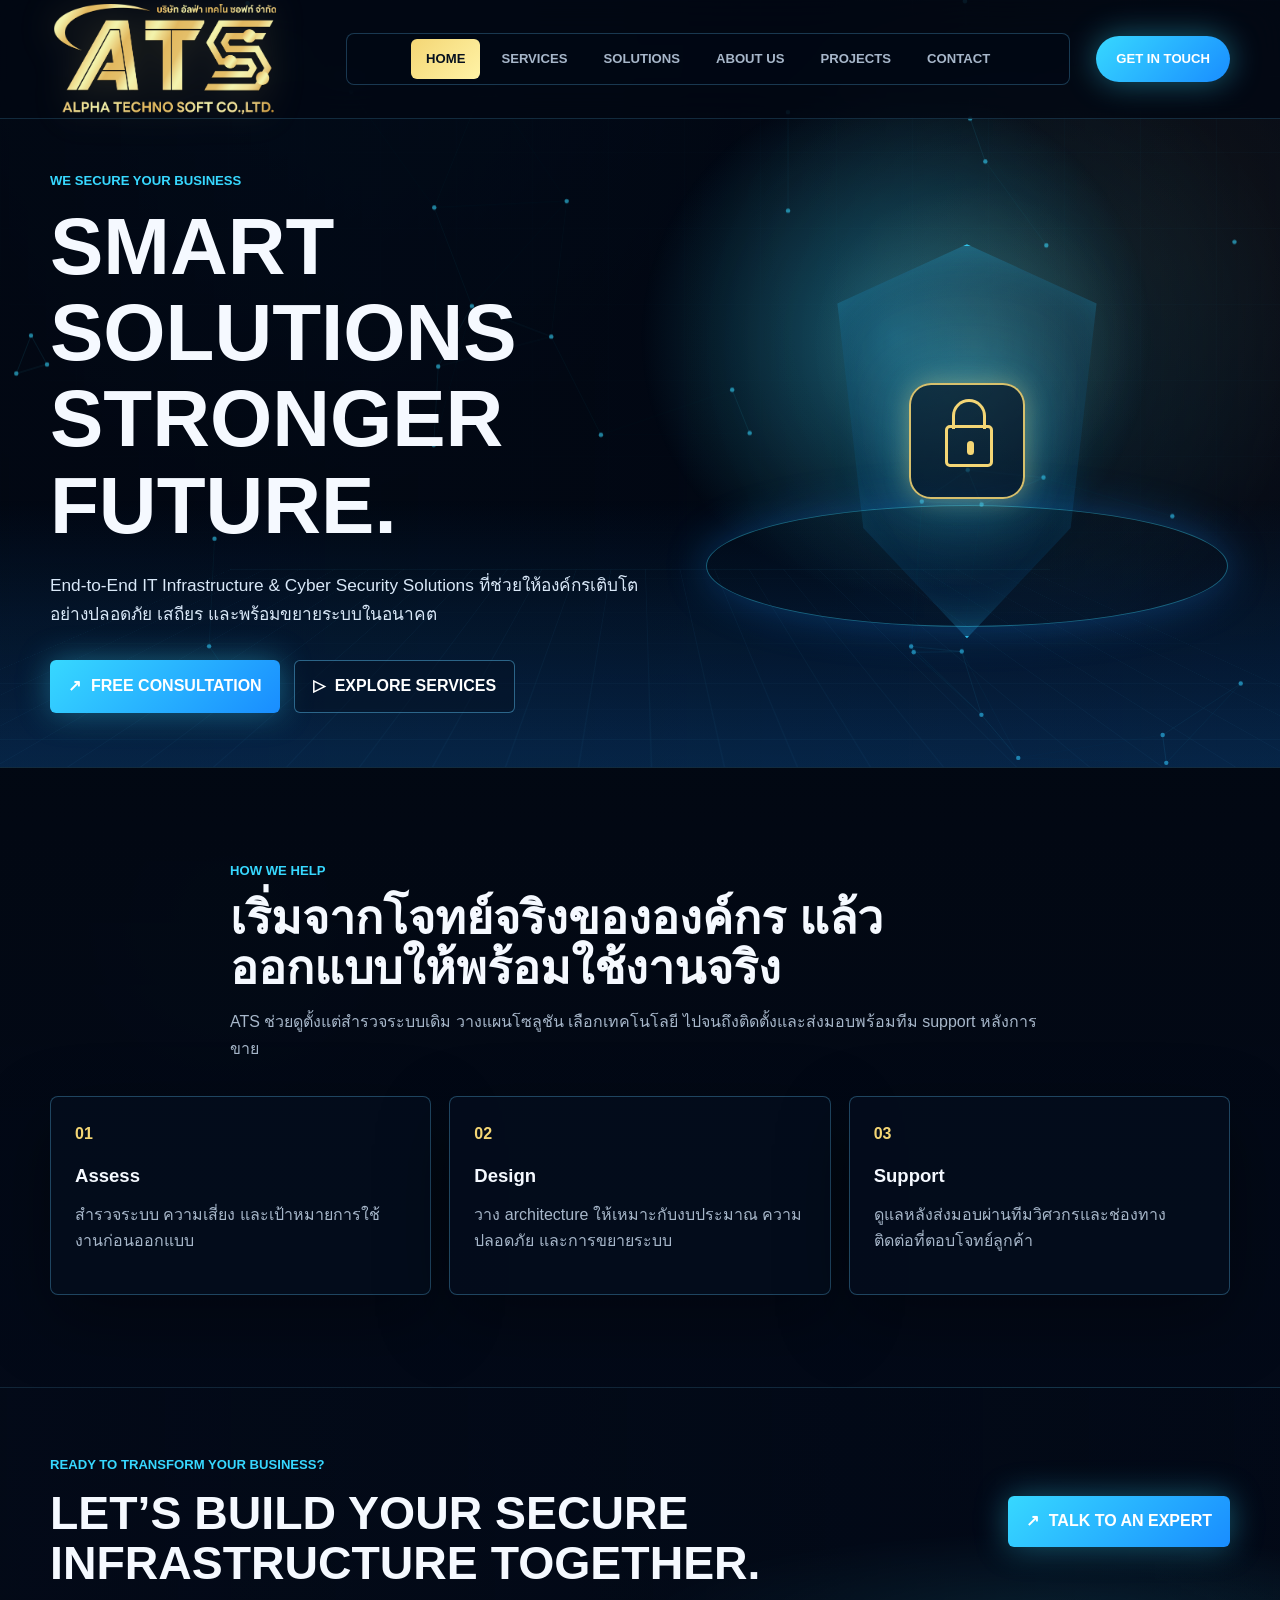
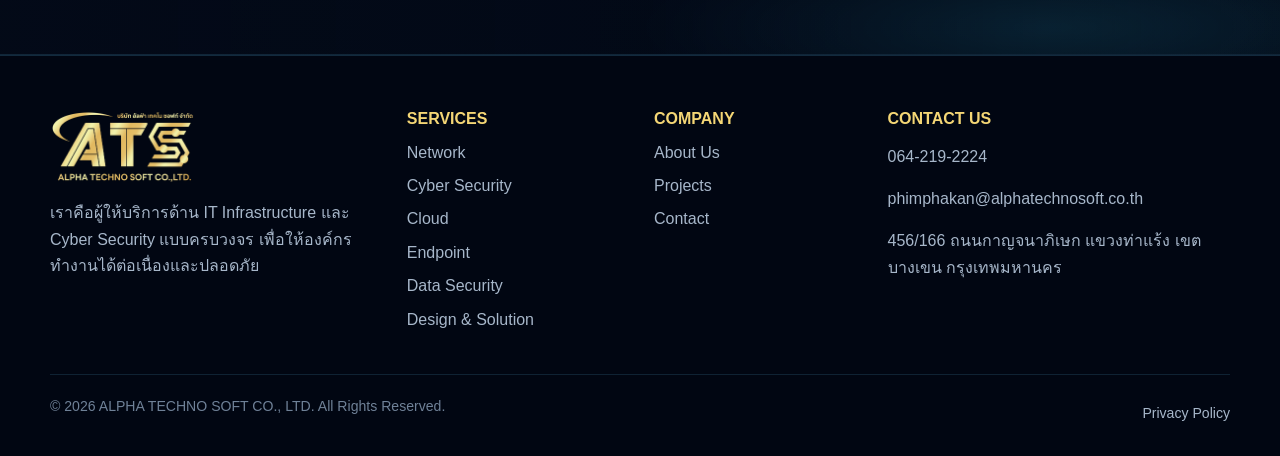
<file: alphaweb/index.html>
<!doctype html>
<html lang="th">
  <head>
    <meta charset="utf-8" />
    <meta name="viewport" content="width=device-width, initial-scale=1" />
    <link rel="icon" type="image/png" sizes="512x512" href="assets/img/favicon-alpha.png" />
    <title>บริษัท อัลฟ่า เทคโน ซอฟท์ จำกัด | ALPHA TECHNO SOFT CO., LTD.</title>
    <meta
      name="description"
      content="ALPHA TECHNO SOFT CO., LTD. ผู้เชี่ยวชาญด้าน Network Infrastructure, Cyber Security, Cloud, Endpoint, Data Security และ Design & Solution สำหรับองค์กร"
    />
    <link rel="stylesheet" href="assets/css/styles.css" />
  </head>
  <body>
    <a class="skip-link" href="#main">ข้ามไปยังเนื้อหา</a>

    <header class="site-header" data-header>
      <div class="container nav-shell">
        <a class="brand" href="index.html" aria-label="ALPHA TECHNO SOFT CO., LTD.">
          <img src="assets/img/logo-alpha.png" alt="โลโก้ ALPHA TECHNO SOFT CO., LTD." />
        </a>

        <button class="nav-toggle" type="button" aria-expanded="false" aria-controls="site-nav" data-nav-toggle>
          <span></span>
          <span></span>
          <span></span>
        </button>

        <nav class="site-nav" id="site-nav" data-nav>
          <a class="is-active" href="index.html" aria-current="page">Home</a>
          <a href="services.html">Services</a>
          <a href="solutions.html">Solutions</a>
          <a href="about.html">About Us</a>
          <a href="projects.html">Projects</a>
          <a href="contact.html">Contact</a>
        </nav>

        <a class="nav-cta" href="contact.html">Get in touch</a>
      </div>
    </header>

    <main id="main">
      <section class="hero" id="home" data-section>
        <canvas class="hero-canvas" id="network-canvas" aria-hidden="true"></canvas>
        <div class="hero-grid" aria-hidden="true"></div>
        <div class="hero-glow" aria-hidden="true"></div>

        <div class="container hero-content">
          <div class="hero-copy">
            <p class="eyebrow">We secure your business</p>
            <h1>Smart Solutions Stronger Future.</h1>
            <p class="hero-lead">
              End-to-End IT Infrastructure & Cyber Security Solutions
              ที่ช่วยให้องค์กรเติบโตอย่างปลอดภัย เสถียร และพร้อมขยายระบบในอนาคต
            </p>
            <div class="hero-actions">
              <a class="button button-primary" href="contact.html">
                <span aria-hidden="true">↗</span>
                Free Consultation
              </a>
              <a class="button button-ghost" href="services.html">
                <span aria-hidden="true">▷</span>
                Explore Services
              </a>
            </div>
          </div>

          <div class="hero-shield" aria-label="Cyber security visual">
            <div class="shield-core">
              <span class="lock-body"></span>
              <span class="lock-shackle"></span>
            </div>
          </div>
        </div>
      </section>

      <section class="section home-intro-section">
        <div class="container section-heading">
          <p class="eyebrow">How we help</p>
          <h2>เริ่มจากโจทย์จริงขององค์กร แล้วออกแบบให้พร้อมใช้งานจริง</h2>
          <p>
            ATS ช่วยดูตั้งแต่สำรวจระบบเดิม วางแผนโซลูชัน เลือกเทคโนโลยี
            ไปจนถึงติดตั้งและส่งมอบพร้อมทีม support หลังการขาย
          </p>
        </div>

        <div class="container feature-strip">
          <article class="feature-panel">
            <span>01</span>
            <h3>Assess</h3>
            <p>สำรวจระบบ ความเสี่ยง และเป้าหมายการใช้งานก่อนออกแบบ</p>
          </article>
          <article class="feature-panel">
            <span>02</span>
            <h3>Design</h3>
            <p>วาง architecture ให้เหมาะกับงบประมาณ ความปลอดภัย และการขยายระบบ</p>
          </article>
          <article class="feature-panel">
            <span>03</span>
            <h3>Support</h3>
            <p>ดูแลหลังส่งมอบผ่านทีมวิศวกรและช่องทางติดต่อที่ตอบโจทย์ลูกค้า</p>
          </article>
        </div>
      </section>

      <section class="cta-section">
        <div class="container cta-band">
          <div>
            <p class="eyebrow">Ready to transform your business?</p>
            <h2>Let’s build your secure infrastructure together.</h2>
          </div>
          <a class="button button-primary" href="contact.html">
            <span aria-hidden="true">↗</span>
            Talk to an expert
          </a>
        </div>
      </section>
    </main>

    <footer class="site-footer">
      <div class="container footer-grid">
        <div class="footer-company">
          <img src="assets/img/logo-alpha.png" alt="โลโก้ ALPHA TECHNO SOFT CO., LTD." />
          <p>
            เราคือผู้ให้บริการด้าน IT Infrastructure และ Cyber Security แบบครบวงจร
            เพื่อให้องค์กรทำงานได้ต่อเนื่องและปลอดภัย
          </p>
        </div>
        <div>
          <h2>Services</h2>
          <a href="services.html">Network</a>
          <a href="services.html">Cyber Security</a>
          <a href="services.html">Cloud</a>
          <a href="services.html">Endpoint</a>
          <a href="services.html">Data Security</a>
          <a href="services.html">Design & Solution</a>
        </div>
        <div>
          <h2>Company</h2>
          <a href="about.html">About Us</a>
          <a href="projects.html">Projects</a>
          <a href="contact.html">Contact</a>
        </div>
        <div>
          <h2>Contact Us</h2>
          <p>064-219-2224</p>
          <p>phimphakan@alphatechnosoft.co.th</p>
          <p>456/166 ถนนกาญจนาภิเษก แขวงท่าแร้ง เขตบางเขน กรุงเทพมหานคร</p>
        </div>
      </div>
      <div class="container footer-bottom">
        <span>© 2026 ALPHA TECHNO SOFT CO., LTD. All Rights Reserved.</span>
        <a href="contact.html">Privacy Policy</a>
      </div>
    </footer>

    <script src="assets/js/main.js"></script>
  </body>
</html>
</file>
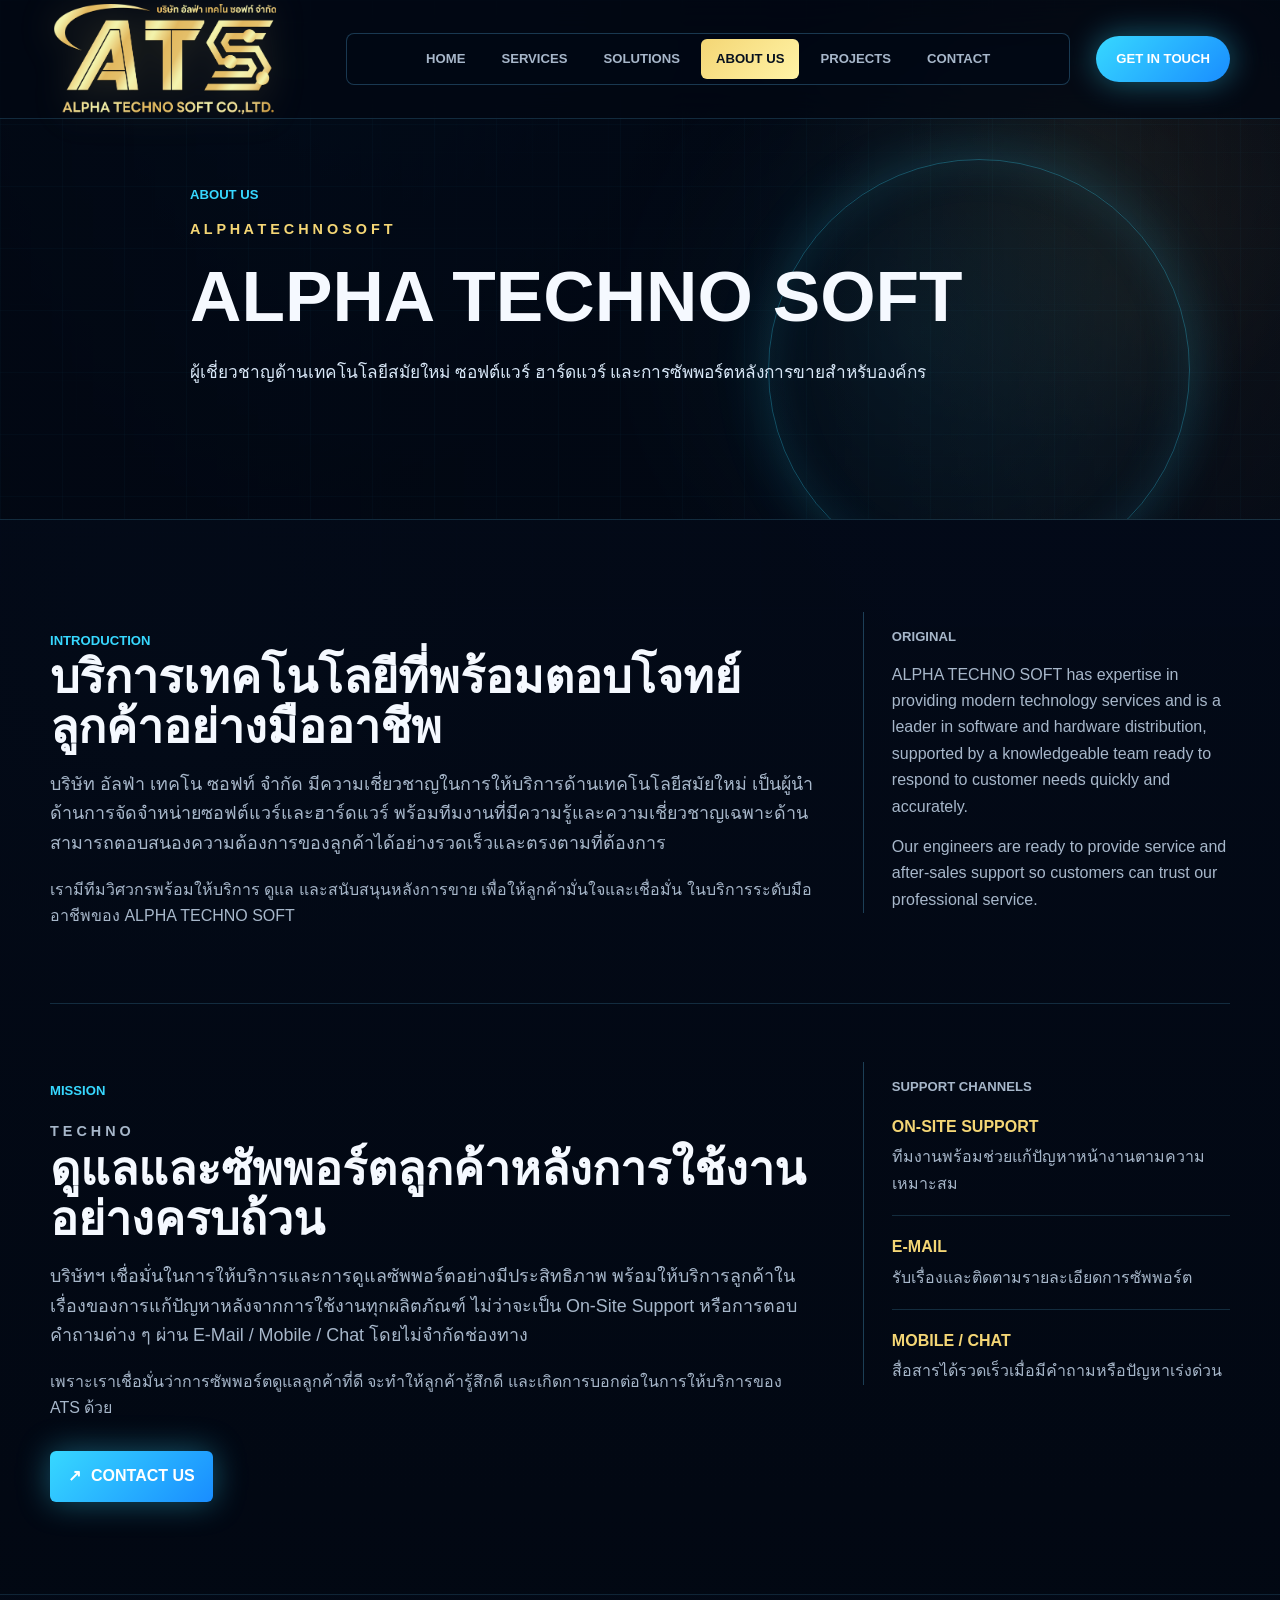
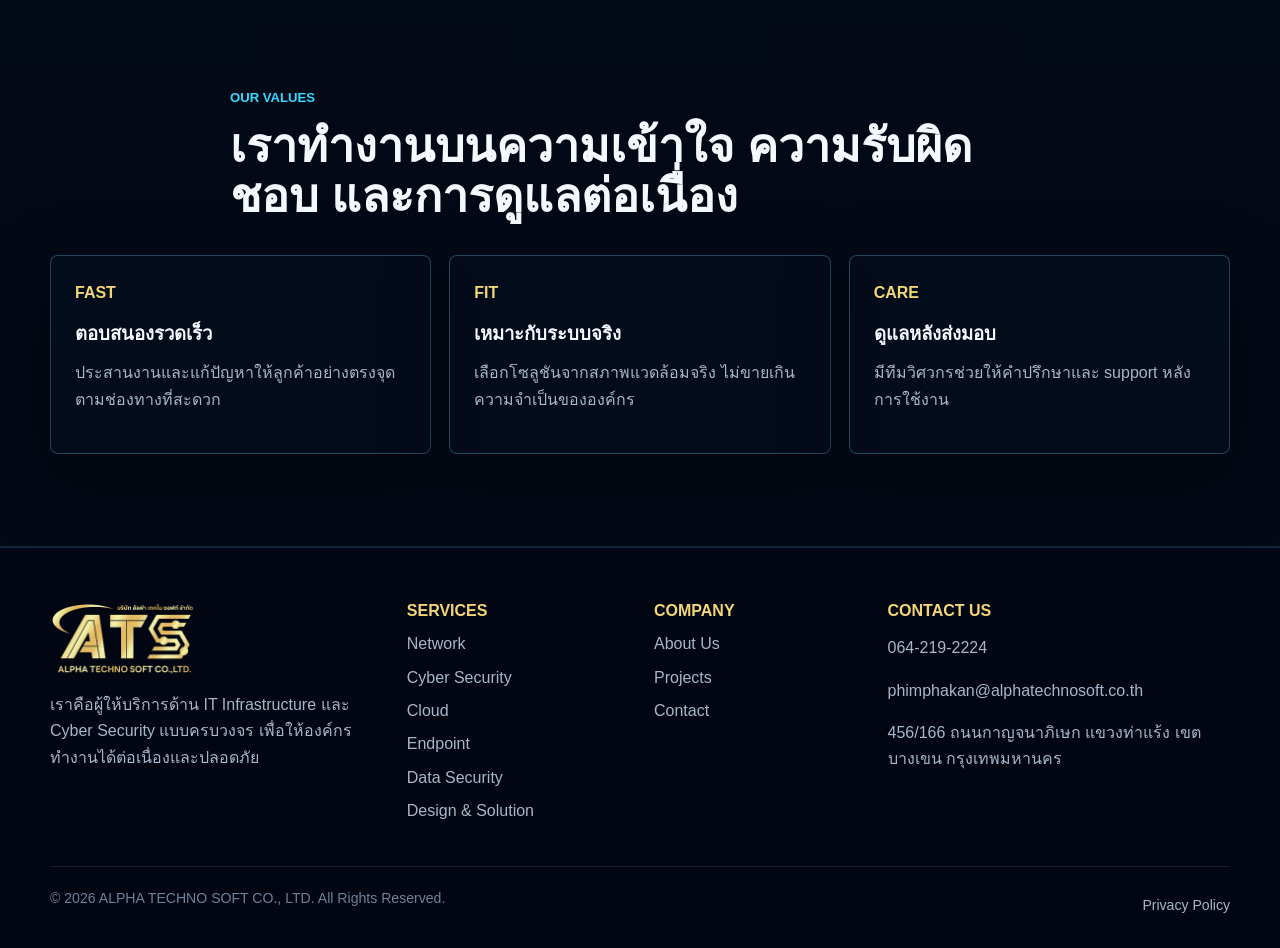
<file: alphaweb/about.html>
<!doctype html>
<html lang="th">
  <head>
    <meta charset="utf-8" />
    <meta name="viewport" content="width=device-width, initial-scale=1" />
    <link rel="icon" type="image/png" sizes="512x512" href="assets/img/favicon-alpha.png" />
    <title>บริษัท อัลฟ่า เทคโน ซอฟท์ จำกัด | ALPHA TECHNO SOFT CO., LTD.</title>
    <meta
      name="description"
      content="About Us ของ ALPHA TECHNO SOFT CO., LTD. แนะนำบริษัทและพันธกิจด้านบริการเทคโนโลยี ซอฟต์แวร์ ฮาร์ดแวร์ และการซัพพอร์ตหลังการขาย"
    />
    <link rel="stylesheet" href="assets/css/styles.css" />
  </head>
  <body>
    <a class="skip-link" href="#main">ข้ามไปยังเนื้อหา</a>

    <header class="site-header" data-header>
      <div class="container nav-shell">
        <a class="brand" href="index.html" aria-label="ALPHA TECHNO SOFT CO., LTD.">
          <img src="assets/img/logo-alpha.png" alt="โลโก้ ALPHA TECHNO SOFT CO., LTD." />
        </a>

        <button class="nav-toggle" type="button" aria-expanded="false" aria-controls="site-nav" data-nav-toggle>
          <span></span>
          <span></span>
          <span></span>
        </button>

        <nav class="site-nav" id="site-nav" data-nav>
          <a href="index.html">Home</a>
          <a href="services.html">Services</a>
          <a href="solutions.html">Solutions</a>
          <a class="is-active" href="about.html" aria-current="page">About Us</a>
          <a href="projects.html">Projects</a>
          <a href="contact.html">Contact</a>
        </nav>

        <a class="nav-cta" href="contact.html">Get in touch</a>
      </div>
    </header>

    <main id="main">
      <section class="page-hero">
        <div class="container page-hero-content">
          <p class="eyebrow">About Us</p>
          <p class="lettermark">A L P H A T E C H N O S O F T</p>
          <h1>ALPHA TECHNO SOFT</h1>
          <p class="hero-lead">
            ผู้เชี่ยวชาญด้านเทคโนโลยีสมัยใหม่ ซอฟต์แวร์ ฮาร์ดแวร์ และการซัพพอร์ตหลังการขายสำหรับองค์กร
          </p>
        </div>
      </section>

      <section class="section content-section">
        <div class="container content-layout">
          <div class="content-main">
            <p class="eyebrow">Introduction</p>
            <h2>บริการเทคโนโลยีที่พร้อมตอบโจทย์ลูกค้าอย่างมืออาชีพ</h2>
            <p class="lead-thai">
              บริษัท อัลฟ่า เทคโน ซอฟท์ จำกัด มีความเชี่ยวชาญในการให้บริการด้านเทคโนโลยีสมัยใหม่
              เป็นผู้นำด้านการจัดจำหน่ายซอฟต์แวร์และฮาร์ดแวร์ พร้อมทีมงานที่มีความรู้และความเชี่ยวชาญเฉพาะด้าน
              สามารถตอบสนองความต้องการของลูกค้าได้อย่างรวดเร็วและตรงตามที่ต้องการ
            </p>
            <p>
              เรามีทีมวิศวกรพร้อมให้บริการ ดูแล และสนับสนุนหลังการขาย เพื่อให้ลูกค้ามั่นใจและเชื่อมั่น
              ในบริการระดับมืออาชีพของ ALPHA TECHNO SOFT
            </p>
          </div>

          <aside class="content-side" aria-label="Original English introduction">
            <p class="eyebrow">Original</p>
            <p>
              ALPHA TECHNO SOFT has expertise in providing modern technology services and is a leader in software and
              hardware distribution, supported by a knowledgeable team ready to respond to customer needs quickly and
              accurately.
            </p>
            <p>
              Our engineers are ready to provide service and after-sales support so customers can trust our professional
              service.
            </p>
          </aside>
        </div>

        <div class="container content-layout about-mission-layout">
          <div class="content-main">
            <p class="eyebrow">Mission</p>
            <p class="lettermark">T E C H N O</p>
            <h2>ดูแลและซัพพอร์ตลูกค้าหลังการใช้งานอย่างครบถ้วน</h2>
            <p class="lead-thai">
              บริษัทฯ เชื่อมั่นในการให้บริการและการดูแลซัพพอร์ตอย่างมีประสิทธิภาพ
              พร้อมให้บริการลูกค้าในเรื่องของการแก้ปัญหาหลังจากการใช้งานทุกผลิตภัณฑ์
              ไม่ว่าจะเป็น On-Site Support หรือการตอบคำถามต่าง ๆ ผ่าน E-Mail / Mobile / Chat
              โดยไม่จำกัดช่องทาง
            </p>
            <p>
              เพราะเราเชื่อมั่นว่าการซัพพอร์ตดูแลลูกค้าที่ดี จะทำให้ลูกค้ารู้สึกดี
              และเกิดการบอกต่อในการให้บริการของ ATS ด้วย
            </p>
            <div class="page-actions">
              <a class="button button-primary" href="contact.html">
                <span aria-hidden="true">↗</span>
                Contact Us
              </a>
            </div>
          </div>

          <aside class="content-side support-side" aria-label="Support channels">
            <p class="eyebrow">Support Channels</p>
            <ul class="channel-list">
              <li>
                <span>On-Site Support</span>
                ทีมงานพร้อมช่วยแก้ปัญหาหน้างานตามความเหมาะสม
              </li>
              <li>
                <span>E-Mail</span>
                รับเรื่องและติดตามรายละเอียดการซัพพอร์ต
              </li>
              <li>
                <span>Mobile / Chat</span>
                สื่อสารได้รวดเร็วเมื่อมีคำถามหรือปัญหาเร่งด่วน
              </li>
            </ul>
          </aside>
        </div>
      </section>

      <section class="section why-section">
        <div class="container section-heading">
          <p class="eyebrow">Our Values</p>
          <h2>เราทำงานบนความเข้าใจ ความรับผิดชอบ และการดูแลต่อเนื่อง</h2>
        </div>
        <div class="container feature-strip">
          <article class="feature-panel">
            <span>Fast</span>
            <h3>ตอบสนองรวดเร็ว</h3>
            <p>ประสานงานและแก้ปัญหาให้ลูกค้าอย่างตรงจุดตามช่องทางที่สะดวก</p>
          </article>
          <article class="feature-panel">
            <span>Fit</span>
            <h3>เหมาะกับระบบจริง</h3>
            <p>เลือกโซลูชันจากสภาพแวดล้อมจริง ไม่ขายเกินความจำเป็นขององค์กร</p>
          </article>
          <article class="feature-panel">
            <span>Care</span>
            <h3>ดูแลหลังส่งมอบ</h3>
            <p>มีทีมวิศวกรช่วยให้คำปรึกษาและ support หลังการใช้งาน</p>
          </article>
        </div>
      </section>
    </main>

    <footer class="site-footer">
      <div class="container footer-grid">
        <div class="footer-company">
          <img src="assets/img/logo-alpha.png" alt="โลโก้ ALPHA TECHNO SOFT CO., LTD." />
          <p>
            เราคือผู้ให้บริการด้าน IT Infrastructure และ Cyber Security แบบครบวงจร
            เพื่อให้องค์กรทำงานได้ต่อเนื่องและปลอดภัย
          </p>
        </div>
        <div>
          <h2>Services</h2>
          <a href="services.html">Network</a>
          <a href="services.html">Cyber Security</a>
          <a href="services.html">Cloud</a>
          <a href="services.html">Endpoint</a>
          <a href="services.html">Data Security</a>
          <a href="services.html">Design & Solution</a>
        </div>
        <div>
          <h2>Company</h2>
          <a href="about.html">About Us</a>
          <a href="projects.html">Projects</a>
          <a href="contact.html">Contact</a>
        </div>
        <div>
          <h2>Contact Us</h2>
          <p>064-219-2224</p>
          <p>phimphakan@alphatechnosoft.co.th</p>
          <p>456/166 ถนนกาญจนาภิเษก แขวงท่าแร้ง เขตบางเขน กรุงเทพมหานคร</p>
        </div>
      </div>
      <div class="container footer-bottom">
        <span>© 2026 ALPHA TECHNO SOFT CO., LTD. All Rights Reserved.</span>
        <a href="contact.html">Privacy Policy</a>
      </div>
    </footer>

    <script src="assets/js/main.js"></script>
  </body>
</html>
</file>
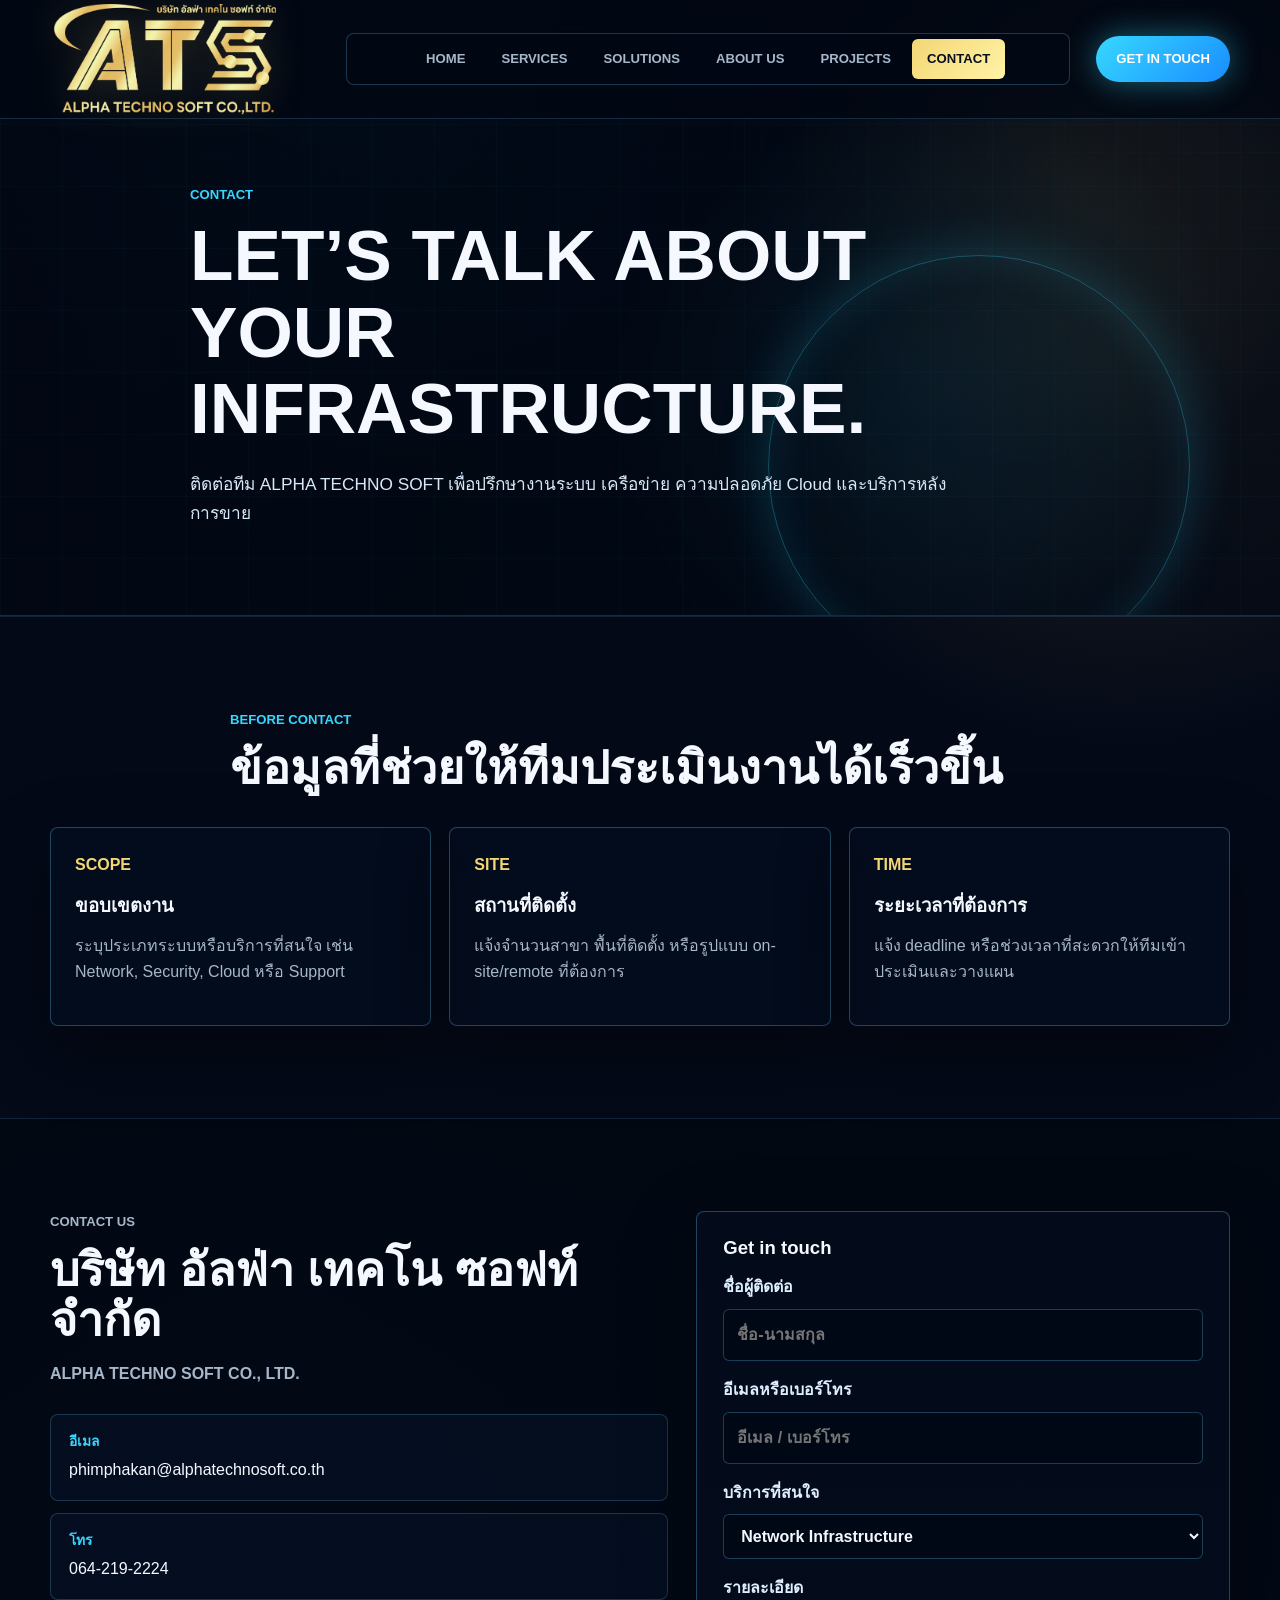
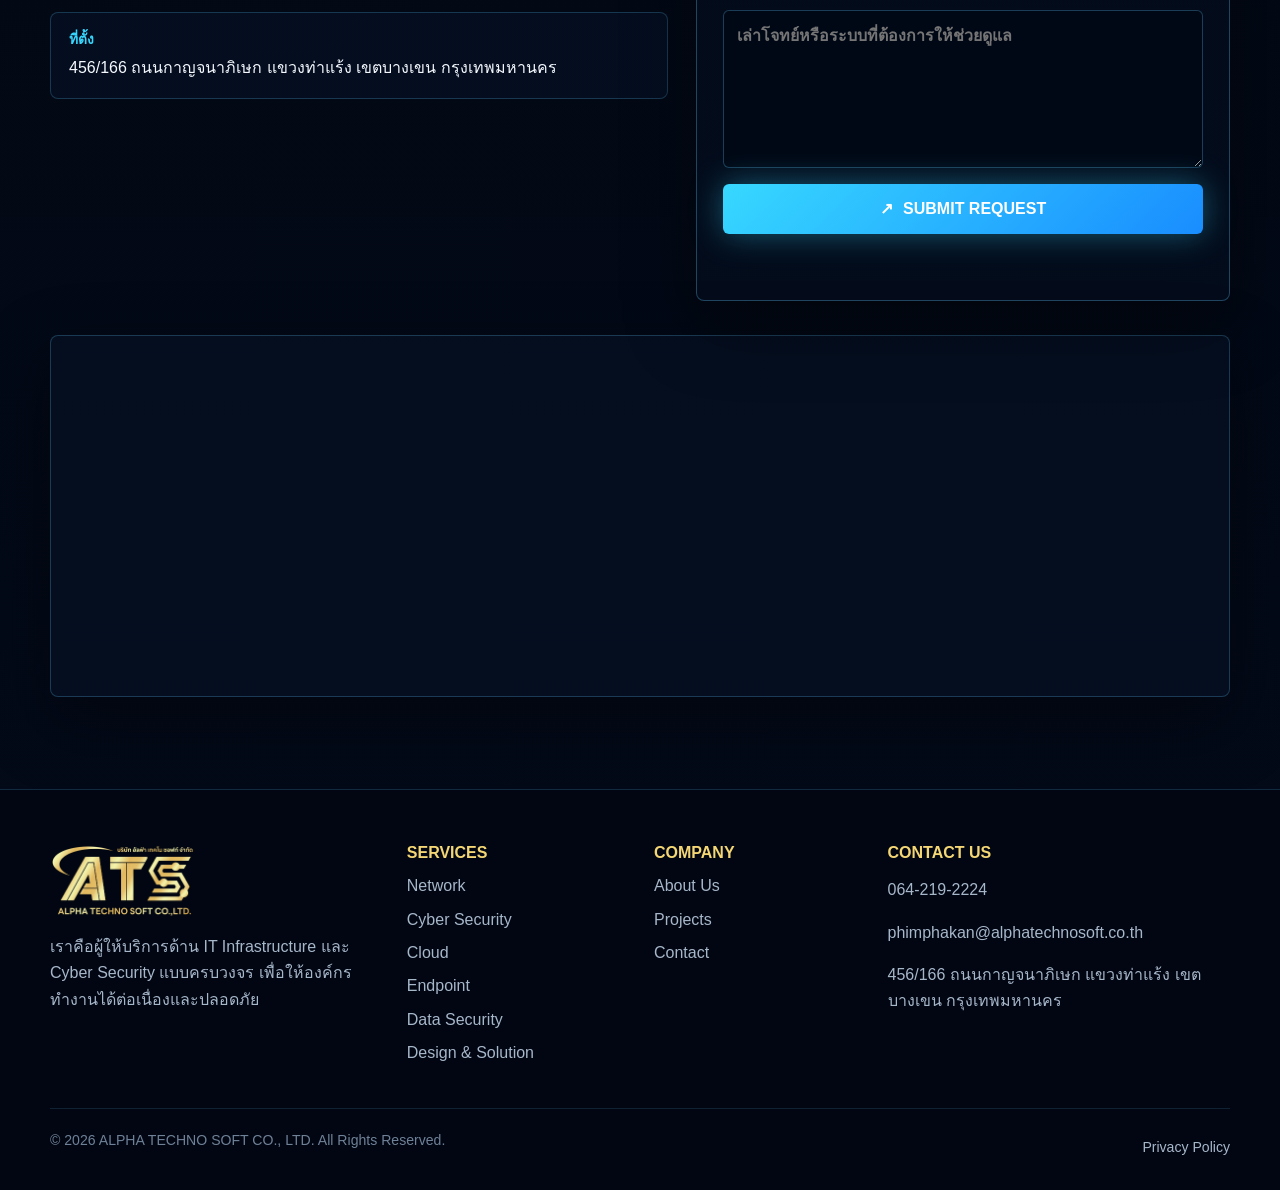
<file: alphaweb/contact.html>
<!doctype html>
<html lang="th">
  <head>
    <meta charset="utf-8" />
    <meta name="viewport" content="width=device-width, initial-scale=1" />
    <link rel="icon" type="image/png" sizes="512x512" href="assets/img/favicon-alpha.png" />
    <title>บริษัท อัลฟ่า เทคโน ซอฟท์ จำกัด | ALPHA TECHNO SOFT CO., LTD.</title>
    <meta
      name="description"
      content="ติดต่อ ALPHA TECHNO SOFT CO., LTD. โทร 064-219-2224 หรืออีเมล phimphakan@alphatechnosoft.co.th"
    />
    <link rel="stylesheet" href="assets/css/styles.css" />
  </head>
  <body>
    <a class="skip-link" href="#main">ข้ามไปยังเนื้อหา</a>

    <header class="site-header" data-header>
      <div class="container nav-shell">
        <a class="brand" href="index.html" aria-label="ALPHA TECHNO SOFT CO., LTD.">
          <img src="assets/img/logo-alpha.png" alt="โลโก้ ALPHA TECHNO SOFT CO., LTD." />
        </a>

        <button class="nav-toggle" type="button" aria-expanded="false" aria-controls="site-nav" data-nav-toggle>
          <span></span>
          <span></span>
          <span></span>
        </button>

        <nav class="site-nav" id="site-nav" data-nav>
          <a href="index.html">Home</a>
          <a href="services.html">Services</a>
          <a href="solutions.html">Solutions</a>
          <a href="about.html">About Us</a>
          <a href="projects.html">Projects</a>
          <a class="is-active" href="contact.html" aria-current="page">Contact</a>
        </nav>

        <a class="nav-cta" href="contact.html">Get in touch</a>
      </div>
    </header>

    <main id="main">
      <section class="page-hero">
        <div class="container page-hero-content">
          <p class="eyebrow">Contact</p>
          <h1>Let’s talk about your infrastructure.</h1>
          <p class="hero-lead">
            ติดต่อทีม ALPHA TECHNO SOFT เพื่อปรึกษางานระบบ เครือข่าย ความปลอดภัย Cloud และบริการหลังการขาย
          </p>
        </div>
      </section>

      <section class="section why-section">
        <div class="container section-heading">
          <p class="eyebrow">Before Contact</p>
          <h2>ข้อมูลที่ช่วยให้ทีมประเมินงานได้เร็วขึ้น</h2>
        </div>
        <div class="container feature-strip">
          <article class="feature-panel">
            <span>Scope</span>
            <h3>ขอบเขตงาน</h3>
            <p>ระบุประเภทระบบหรือบริการที่สนใจ เช่น Network, Security, Cloud หรือ Support</p>
          </article>
          <article class="feature-panel">
            <span>Site</span>
            <h3>สถานที่ติดตั้ง</h3>
            <p>แจ้งจำนวนสาขา พื้นที่ติดตั้ง หรือรูปแบบ on-site/remote ที่ต้องการ</p>
          </article>
          <article class="feature-panel">
            <span>Time</span>
            <h3>ระยะเวลาที่ต้องการ</h3>
            <p>แจ้ง deadline หรือช่วงเวลาที่สะดวกให้ทีมเข้าประเมินและวางแผน</p>
          </article>
        </div>
      </section>

      <section class="section contact-section">
        <div class="container contact-layout">
          <div class="contact-copy">
            <p class="eyebrow">Contact Us</p>
            <h2>บริษัท อัลฟ่า เทคโน ซอฟท์ จำกัด</h2>
            <p class="company-name">ALPHA TECHNO SOFT CO., LTD.</p>

            <div class="contact-list">
              <a href="mailto:phimphakan@alphatechnosoft.co.th">
                <span>อีเมล</span>
                phimphakan@alphatechnosoft.co.th
              </a>
              <a href="tel:0642192224">
                <span>โทร</span>
                064-219-2224
              </a>
              <a
                href="https://www.google.com/maps/search/?api=1&query=456%2F166%20%E0%B8%96%E0%B8%99%E0%B8%99%E0%B8%81%E0%B8%B2%E0%B8%8D%E0%B8%88%E0%B8%99%E0%B8%B2%E0%B8%A0%E0%B8%B4%E0%B9%80%E0%B8%A9%E0%B8%81%20%E0%B9%81%E0%B8%82%E0%B8%A7%E0%B8%87%E0%B8%97%E0%B9%88%E0%B8%B2%E0%B9%81%E0%B8%A3%E0%B9%89%E0%B8%87%20%E0%B9%80%E0%B8%82%E0%B8%95%E0%B8%9A%E0%B8%B2%E0%B8%87%E0%B9%80%E0%B8%82%E0%B8%99%20%E0%B8%81%E0%B8%A3%E0%B8%B8%E0%B8%87%E0%B9%80%E0%B8%97%E0%B8%9E%E0%B8%A1%E0%B8%AB%E0%B8%B2%E0%B8%99%E0%B8%84%E0%B8%A3"
                target="_blank"
                rel="noreferrer"
              >
                <span>ที่ตั้ง</span>
                456/166 ถนนกาญจนาภิเษก แขวงท่าแร้ง เขตบางเขน กรุงเทพมหานคร
              </a>
            </div>
          </div>

          <form
            class="contact-form"
            data-contact-form
            action="https://formsubmit.co/phimphakan@alphatechnosoft.co.th"
            method="POST"
          >
            <h3>Get in touch</h3>
            <input type="hidden" name="_subject" value="New inquiry from ALPHA TECHNO SOFT website" />
            <input type="hidden" name="_template" value="table" />
            <input type="hidden" name="_captcha" value="false" />
            <input type="hidden" name="_next" value="" data-next-url />
            <label>
              ชื่อผู้ติดต่อ
              <input name="name" type="text" placeholder="ชื่อ-นามสกุล" required />
            </label>
            <label>
              อีเมลหรือเบอร์โทร
              <input name="contact" type="text" placeholder="อีเมล / เบอร์โทร" required />
            </label>
            <label>
              บริการที่สนใจ
              <select name="service">
                <option>Network Infrastructure</option>
                <option>Cyber Security</option>
                <option>Cloud</option>
                <option>Endpoint Security</option>
                <option>Data Security</option>
                <option>Design & Solution</option>
              </select>
            </label>
            <label>
              รายละเอียด
              <textarea name="message" rows="5" placeholder="เล่าโจทย์หรือระบบที่ต้องการให้ช่วยดูแล"></textarea>
            </label>
            <button class="button button-primary" type="submit">
              <span aria-hidden="true">↗</span>
              Submit request
            </button>
            <p class="form-status" role="status" data-form-status></p>
          </form>
        </div>

        <div class="container map-frame">
          <iframe
            title="แผนที่ บริษัท อัลฟ่า เทคโน ซอฟท์ จำกัด"
            loading="lazy"
            referrerpolicy="no-referrer-when-downgrade"
            src="https://maps.google.com/maps?q=456%2F166%20%E0%B8%96%E0%B8%99%E0%B8%99%E0%B8%81%E0%B8%B2%E0%B8%8D%E0%B8%88%E0%B8%99%E0%B8%B2%E0%B8%A0%E0%B8%B4%E0%B9%80%E0%B8%A9%E0%B8%81%20%E0%B9%81%E0%B8%82%E0%B8%A7%E0%B8%87%E0%B8%97%E0%B9%88%E0%B8%B2%E0%B9%81%E0%B8%A3%E0%B9%89%E0%B8%87%20%E0%B9%80%E0%B8%82%E0%B8%95%E0%B8%9A%E0%B8%B2%E0%B8%87%E0%B9%80%E0%B8%82%E0%B8%99%20%E0%B8%81%E0%B8%A3%E0%B8%B8%E0%B8%87%E0%B9%80%E0%B8%97%E0%B8%9E%E0%B8%A1%E0%B8%AB%E0%B8%B2%E0%B8%99%E0%B8%84%E0%B8%A3&output=embed"
          ></iframe>
        </div>
      </section>
    </main>

    <footer class="site-footer">
      <div class="container footer-grid">
        <div class="footer-company">
          <img src="assets/img/logo-alpha.png" alt="โลโก้ ALPHA TECHNO SOFT CO., LTD." />
          <p>
            เราคือผู้ให้บริการด้าน IT Infrastructure และ Cyber Security แบบครบวงจร
            เพื่อให้องค์กรทำงานได้ต่อเนื่องและปลอดภัย
          </p>
        </div>
        <div>
          <h2>Services</h2>
          <a href="services.html">Network</a>
          <a href="services.html">Cyber Security</a>
          <a href="services.html">Cloud</a>
          <a href="services.html">Endpoint</a>
          <a href="services.html">Data Security</a>
          <a href="services.html">Design & Solution</a>
        </div>
        <div>
          <h2>Company</h2>
          <a href="about.html">About Us</a>
          <a href="projects.html">Projects</a>
          <a href="contact.html">Contact</a>
        </div>
        <div>
          <h2>Contact Us</h2>
          <p>064-219-2224</p>
          <p>phimphakan@alphatechnosoft.co.th</p>
          <p>456/166 ถนนกาญจนาภิเษก แขวงท่าแร้ง เขตบางเขน กรุงเทพมหานคร</p>
        </div>
      </div>
      <div class="container footer-bottom">
        <span>© 2026 ALPHA TECHNO SOFT CO., LTD. All Rights Reserved.</span>
        <a href="contact.html">Privacy Policy</a>
      </div>
    </footer>

    <script src="assets/js/main.js"></script>
  </body>
</html>
</file>
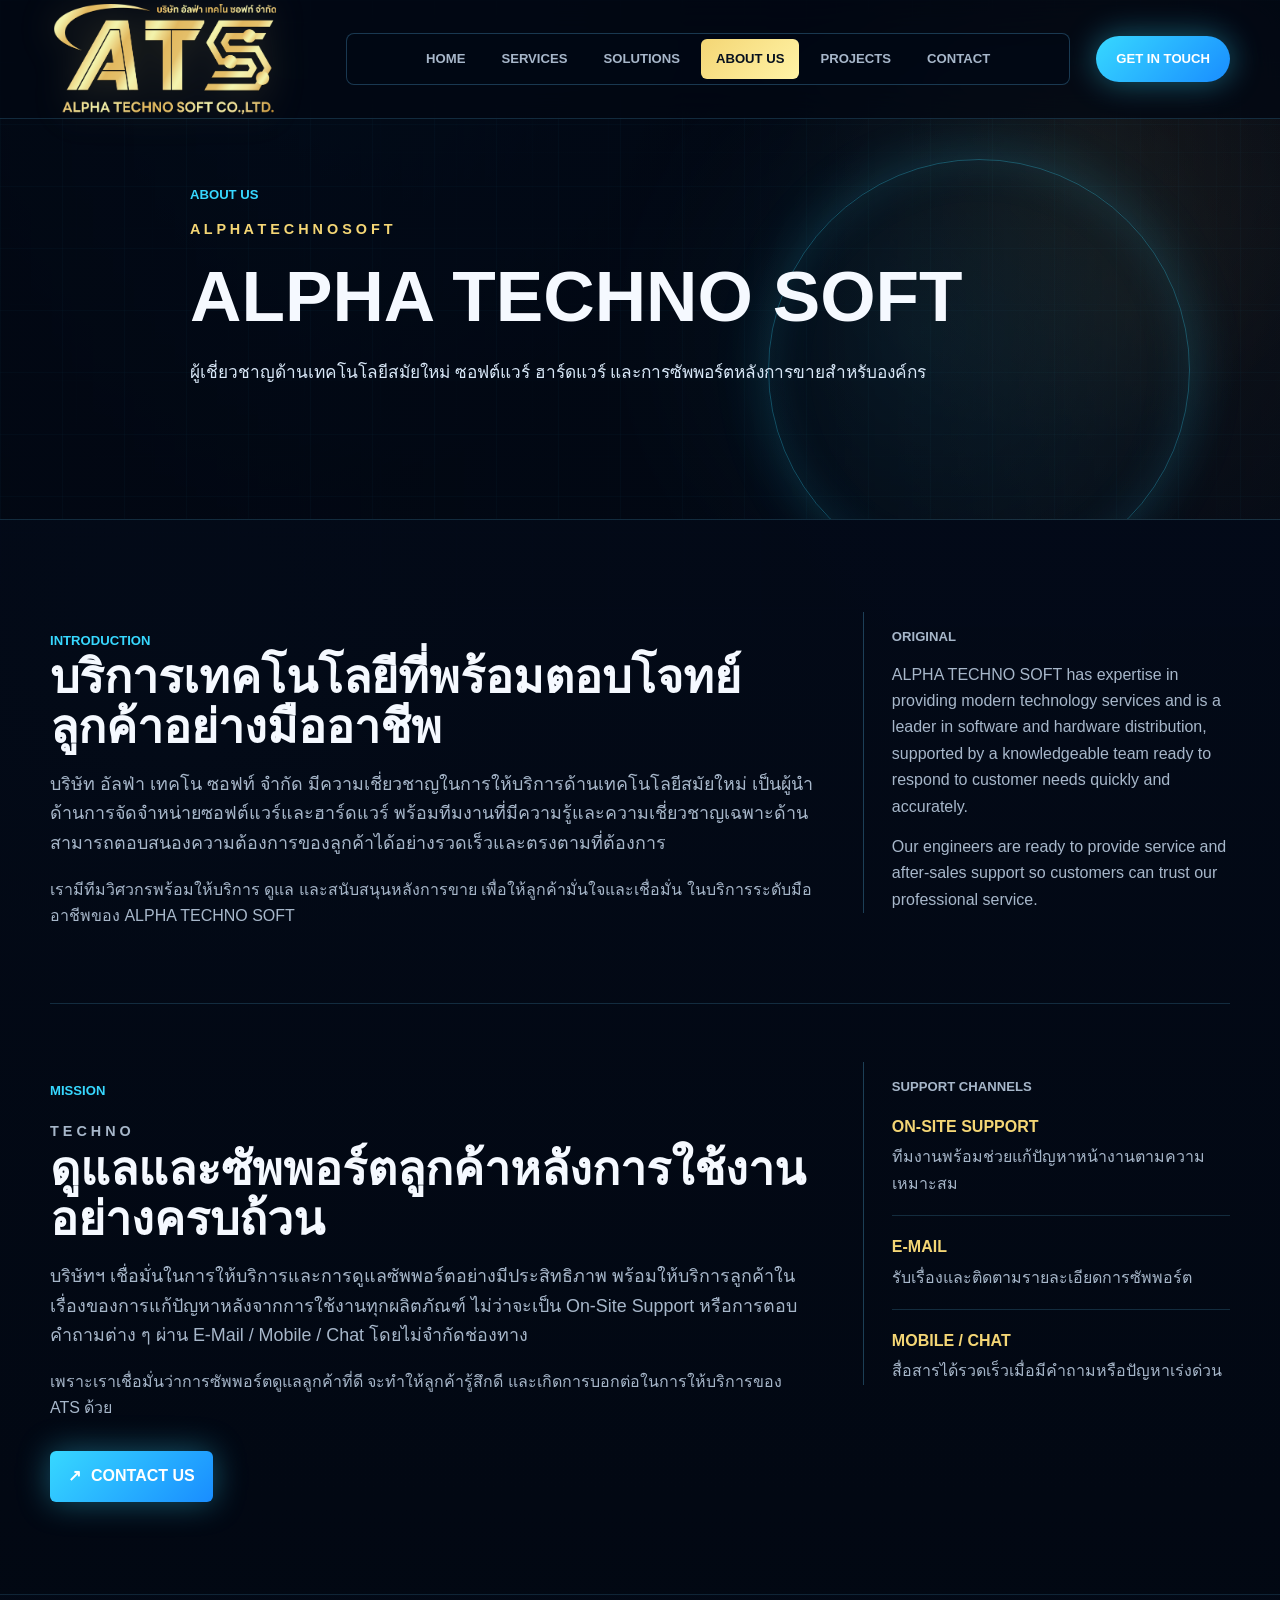
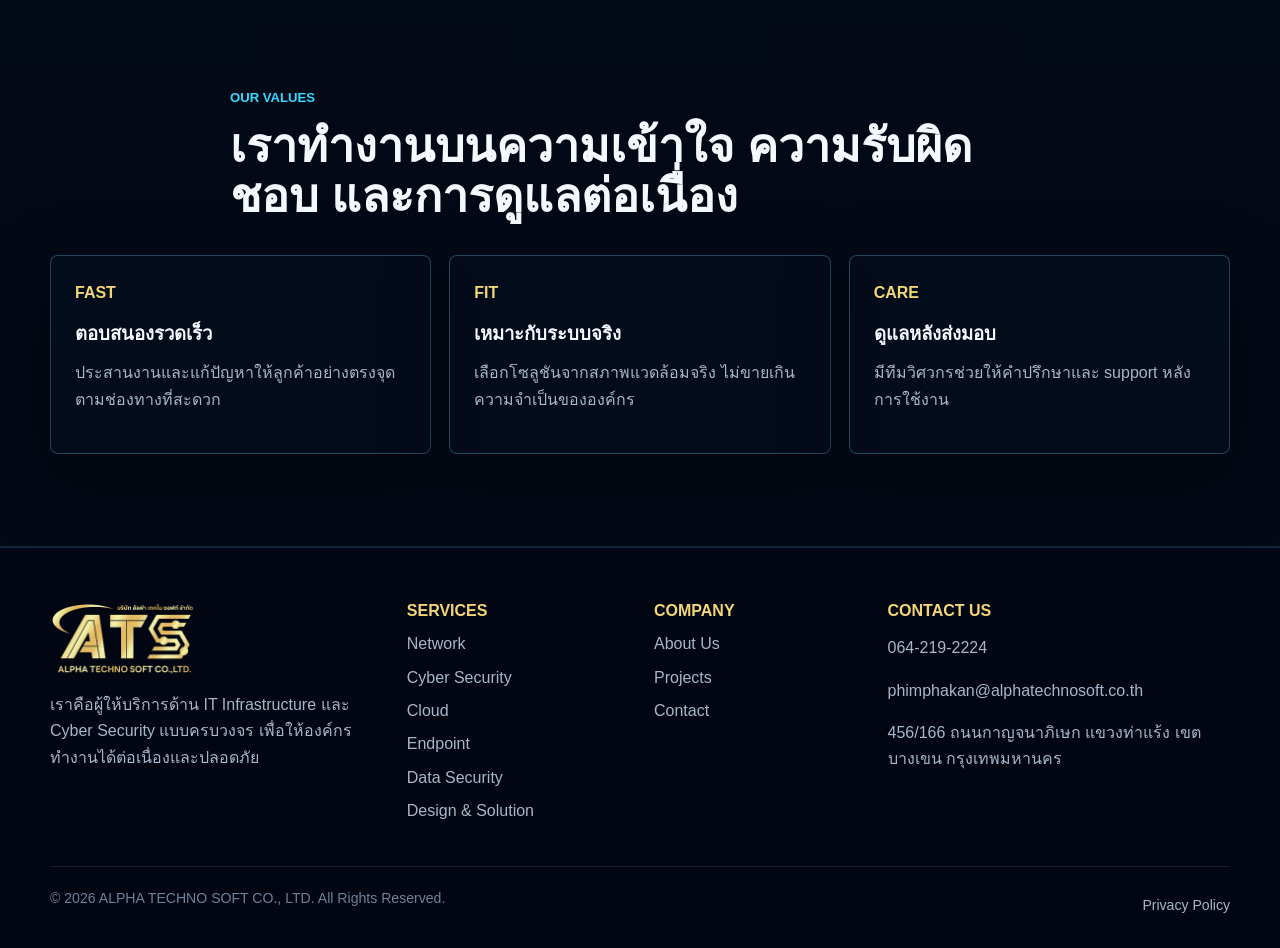
<file: alphaweb/introduction.html>
<!doctype html>
<html lang="th">
  <head>
    <meta charset="utf-8" />
    <meta name="viewport" content="width=device-width, initial-scale=1" />
    <meta http-equiv="refresh" content="0; url=about.html" />
    <link rel="icon" type="image/png" sizes="512x512" href="assets/img/favicon-alpha.png" />
    <title>บริษัท อัลฟ่า เทคโน ซอฟท์ จำกัด | ALPHA TECHNO SOFT CO., LTD.</title>
  </head>
  <body>
    <p><a href="about.html">ไปยังหน้า About Us ของ ALPHA TECHNO SOFT CO., LTD.</a></p>
  </body>
</html>
</file>
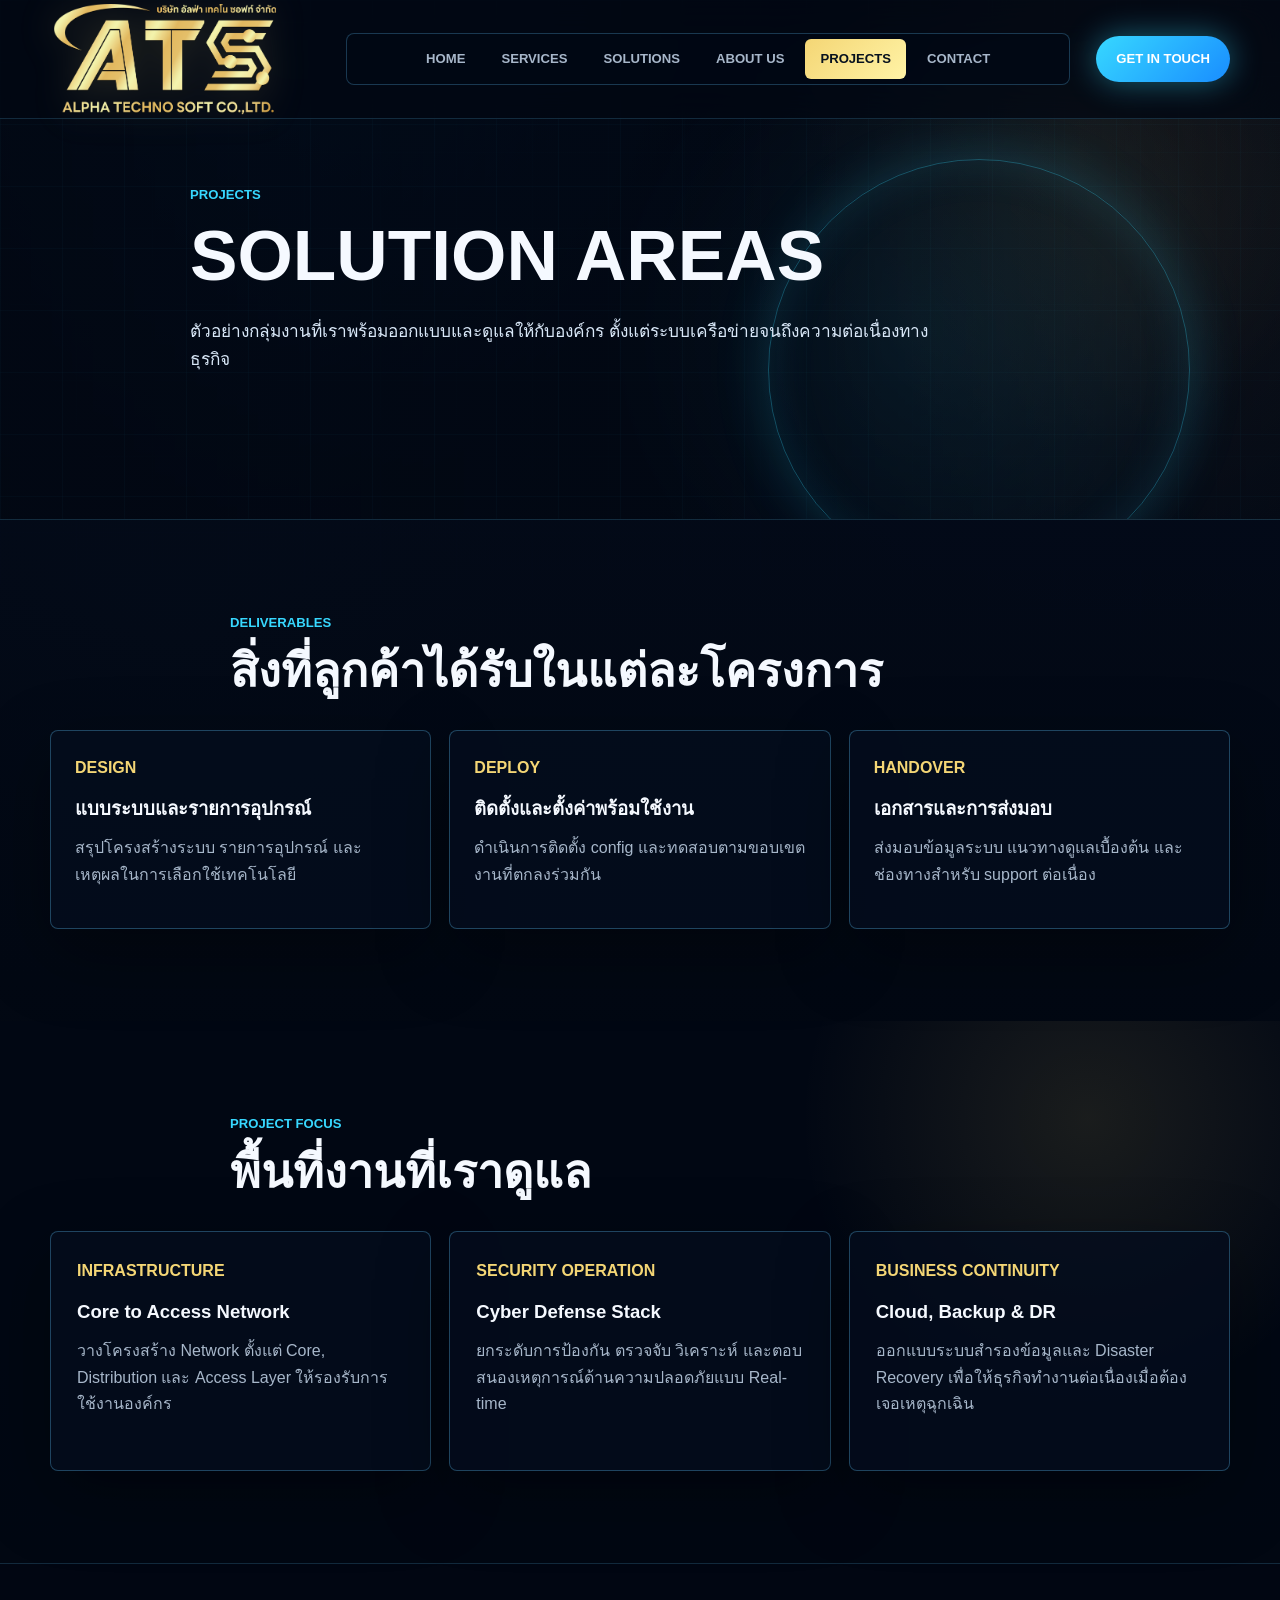
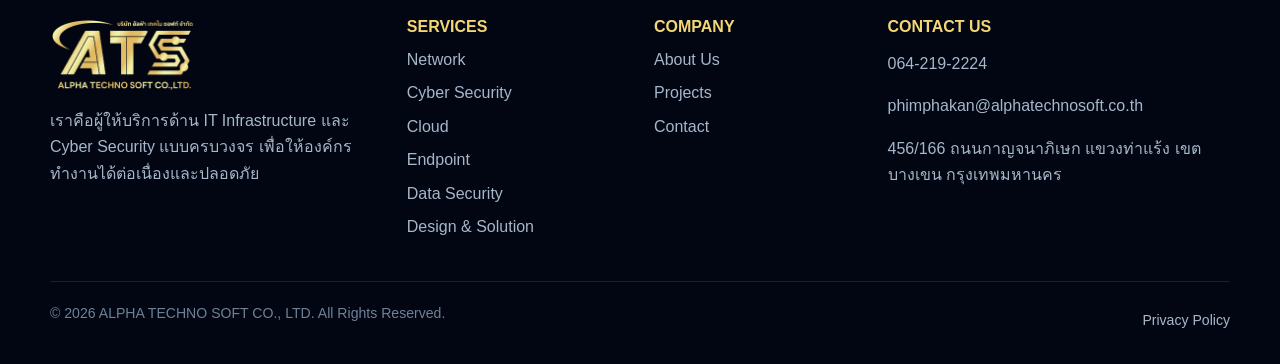
<file: alphaweb/news.html>
<!doctype html>
<html lang="th">
  <head>
    <meta charset="utf-8" />
    <meta name="viewport" content="width=device-width, initial-scale=1" />
    <meta http-equiv="refresh" content="0; url=projects.html" />
    <link rel="icon" type="image/png" sizes="512x512" href="assets/img/favicon-alpha.png" />
    <title>บริษัท อัลฟ่า เทคโน ซอฟท์ จำกัด | ALPHA TECHNO SOFT CO., LTD.</title>
  </head>
  <body>
    <p><a href="projects.html">ไปยัง Projects ของ ALPHA TECHNO SOFT CO., LTD.</a></p>
  </body>
</html>
</file>
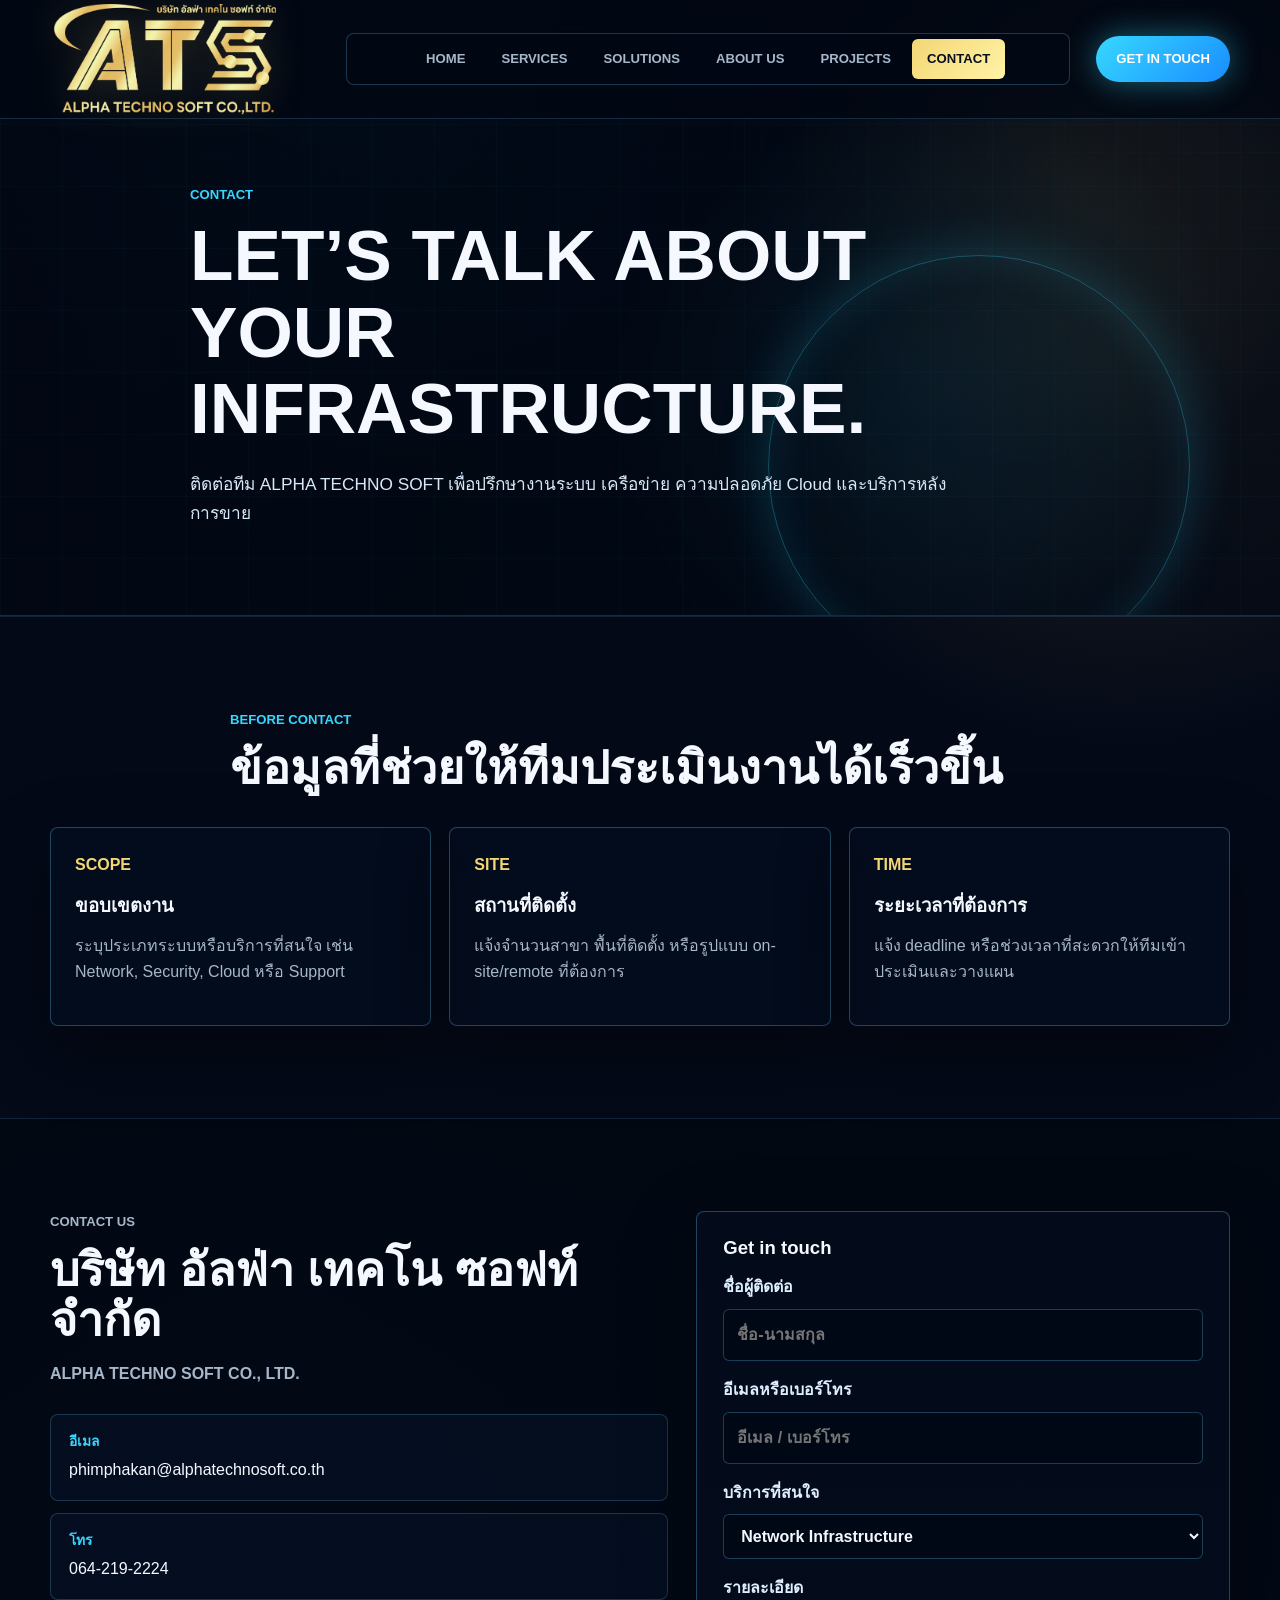
<file: alphaweb/privacy.html>
<!doctype html>
<html lang="th">
  <head>
    <meta charset="utf-8" />
    <meta name="viewport" content="width=device-width, initial-scale=1" />
    <meta http-equiv="refresh" content="0; url=contact.html" />
    <link rel="icon" type="image/png" sizes="512x512" href="assets/img/favicon-alpha.png" />
    <title>บริษัท อัลฟ่า เทคโน ซอฟท์ จำกัด | ALPHA TECHNO SOFT CO., LTD.</title>
  </head>
  <body>
    <p><a href="contact.html">ไปยังช่องทางติดต่อ ALPHA TECHNO SOFT CO., LTD.</a></p>
  </body>
</html>
</file>
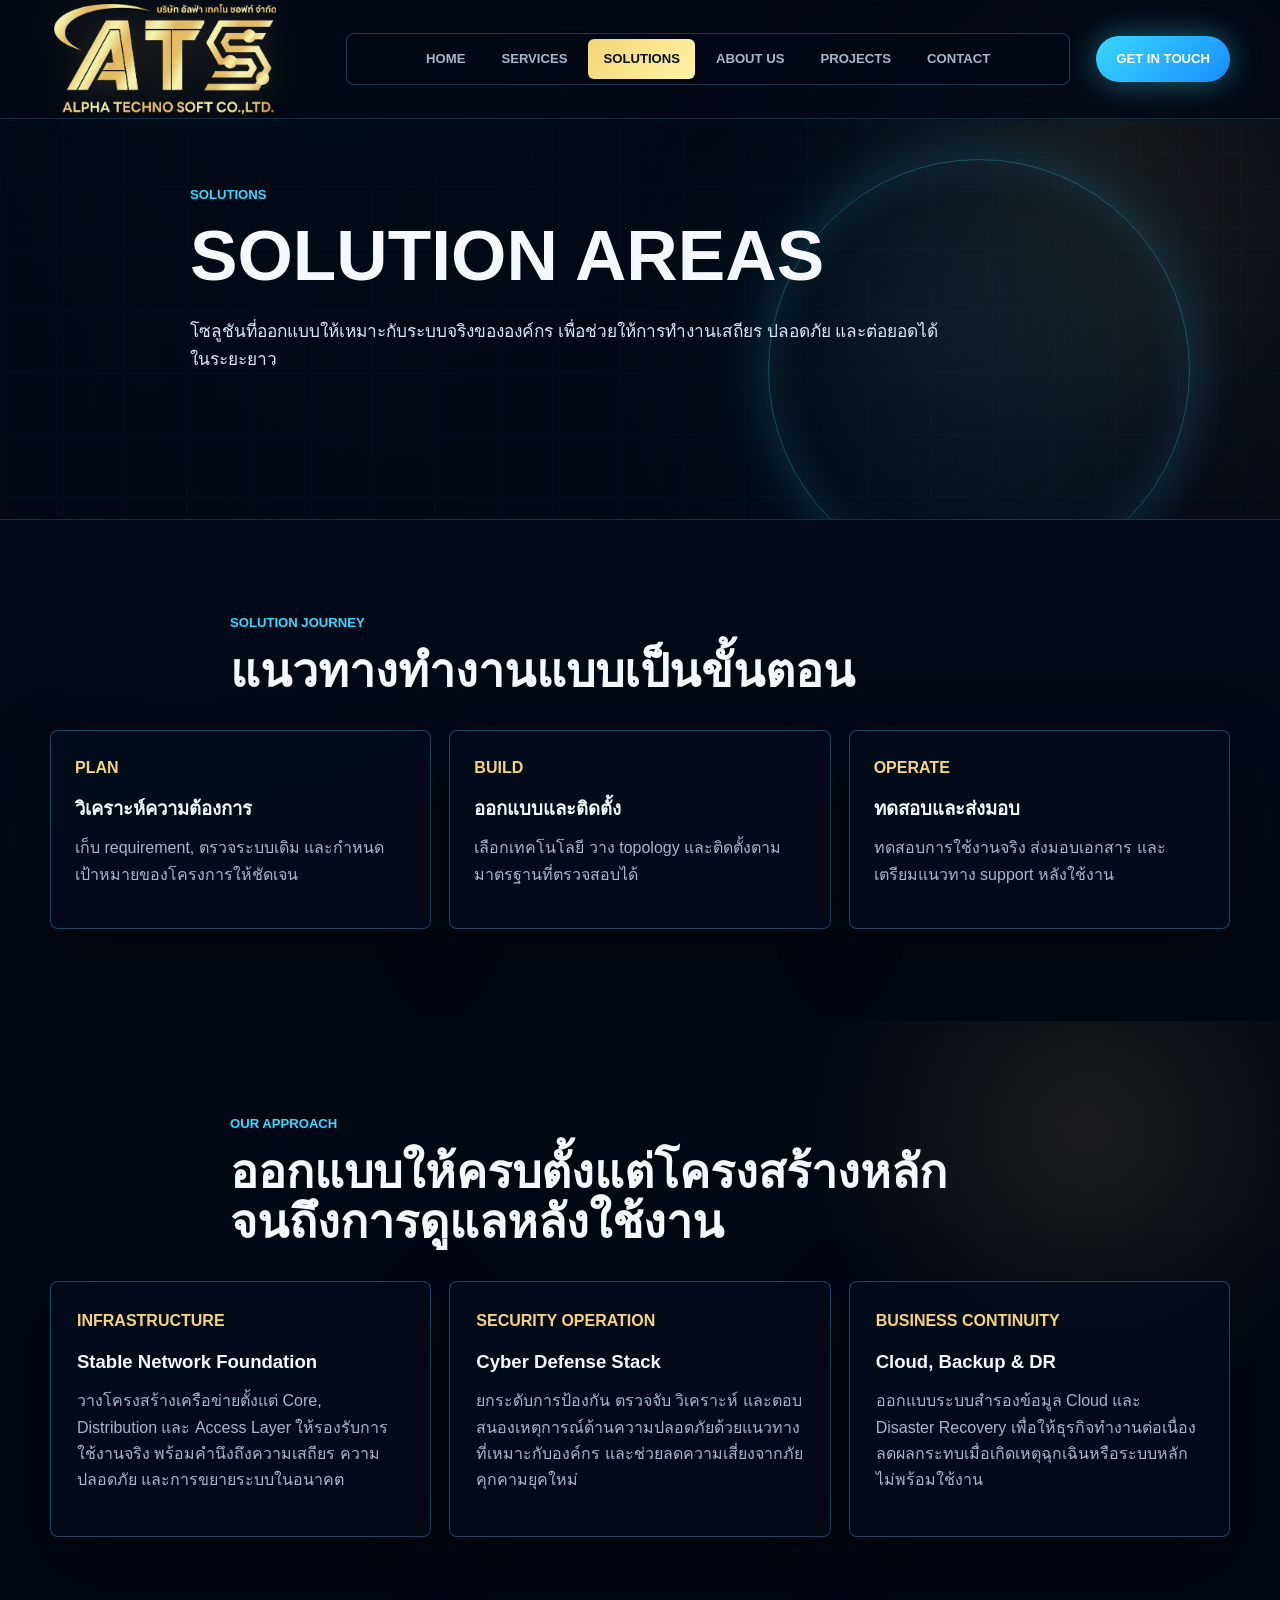
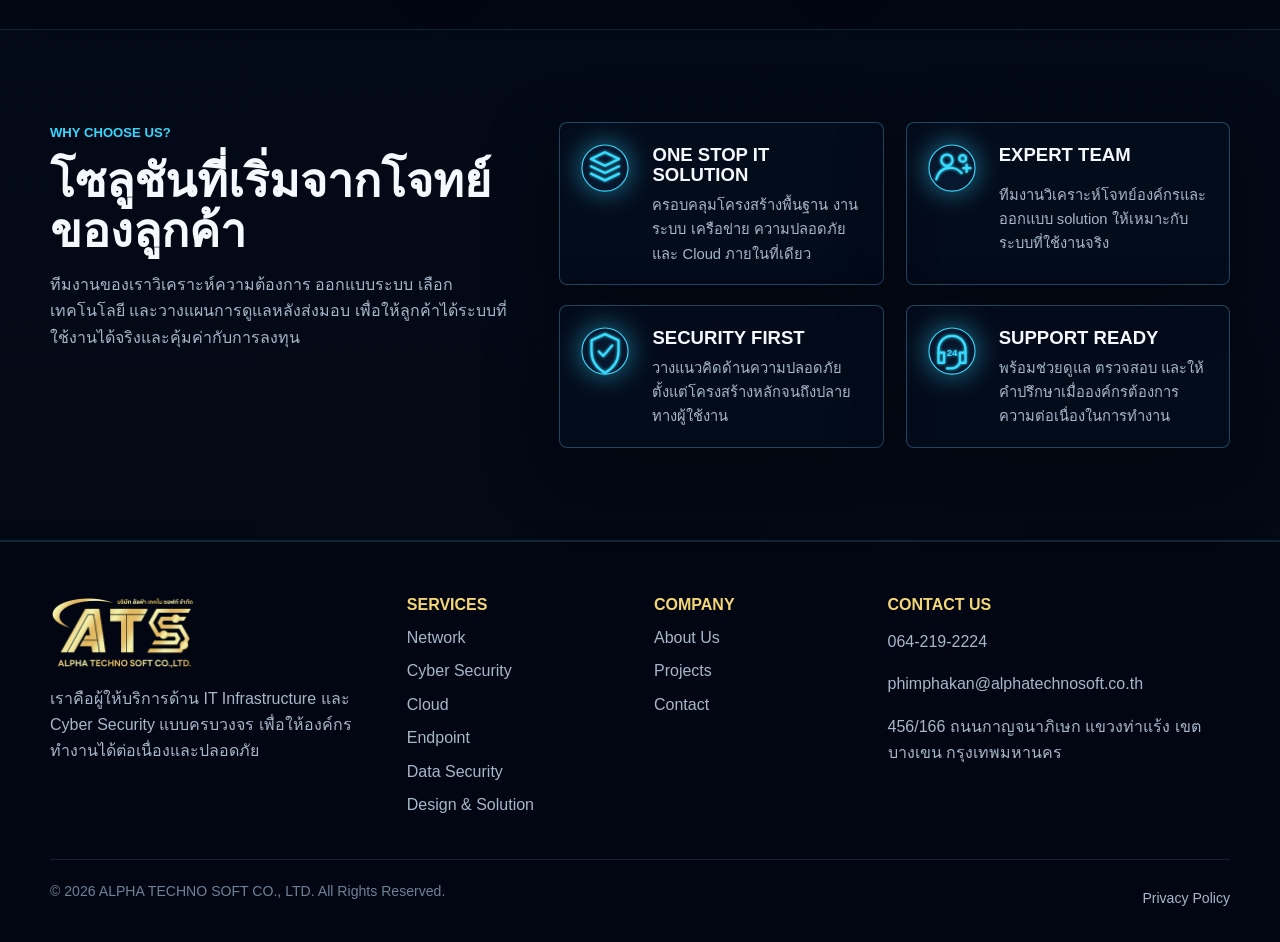
<file: alphaweb/product-detail.html>
<!doctype html>
<html lang="th">
  <head>
    <meta charset="utf-8" />
    <meta name="viewport" content="width=device-width, initial-scale=1" />
    <meta http-equiv="refresh" content="0; url=solutions.html" />
    <link rel="icon" type="image/png" sizes="512x512" href="assets/img/favicon-alpha.png" />
    <title>บริษัท อัลฟ่า เทคโน ซอฟท์ จำกัด | ALPHA TECHNO SOFT CO., LTD.</title>
  </head>
  <body>
    <p><a href="solutions.html">ไปยัง Solutions ของ ALPHA TECHNO SOFT CO., LTD.</a></p>
  </body>
</html>
</file>
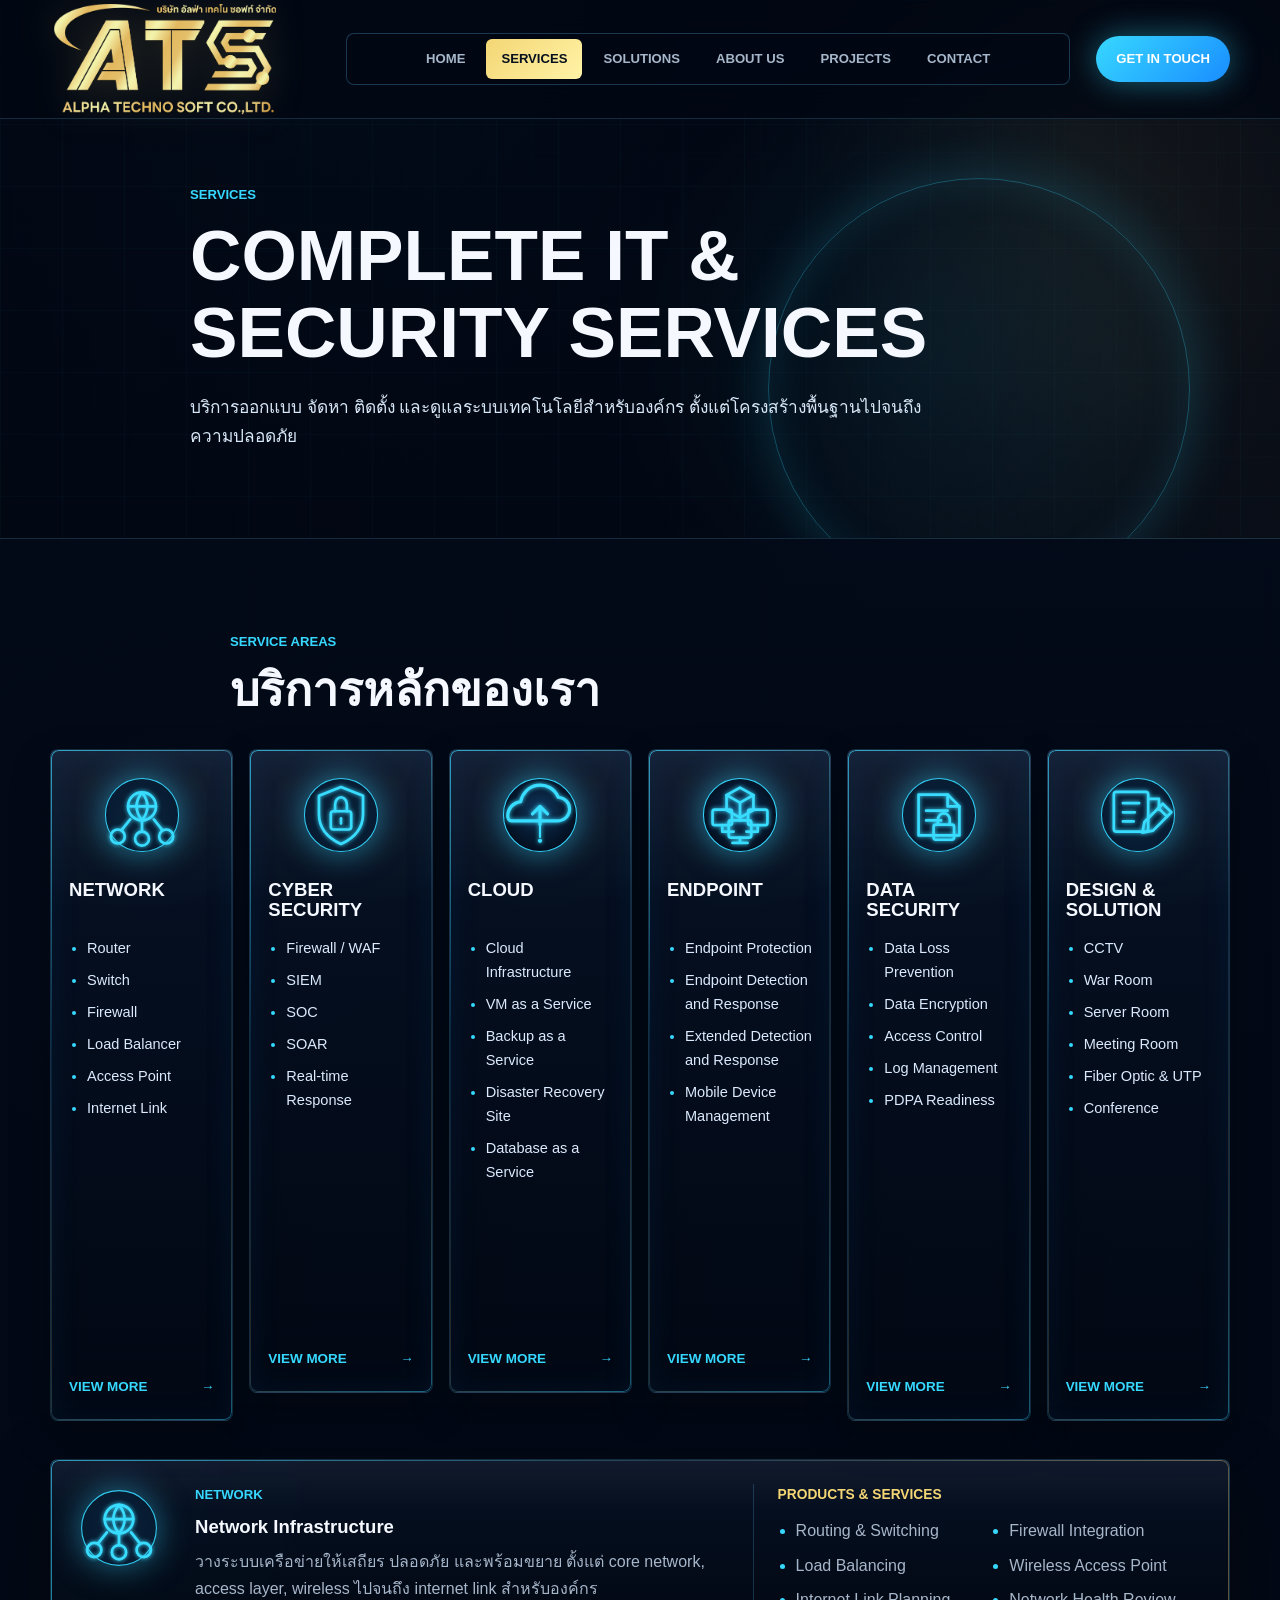
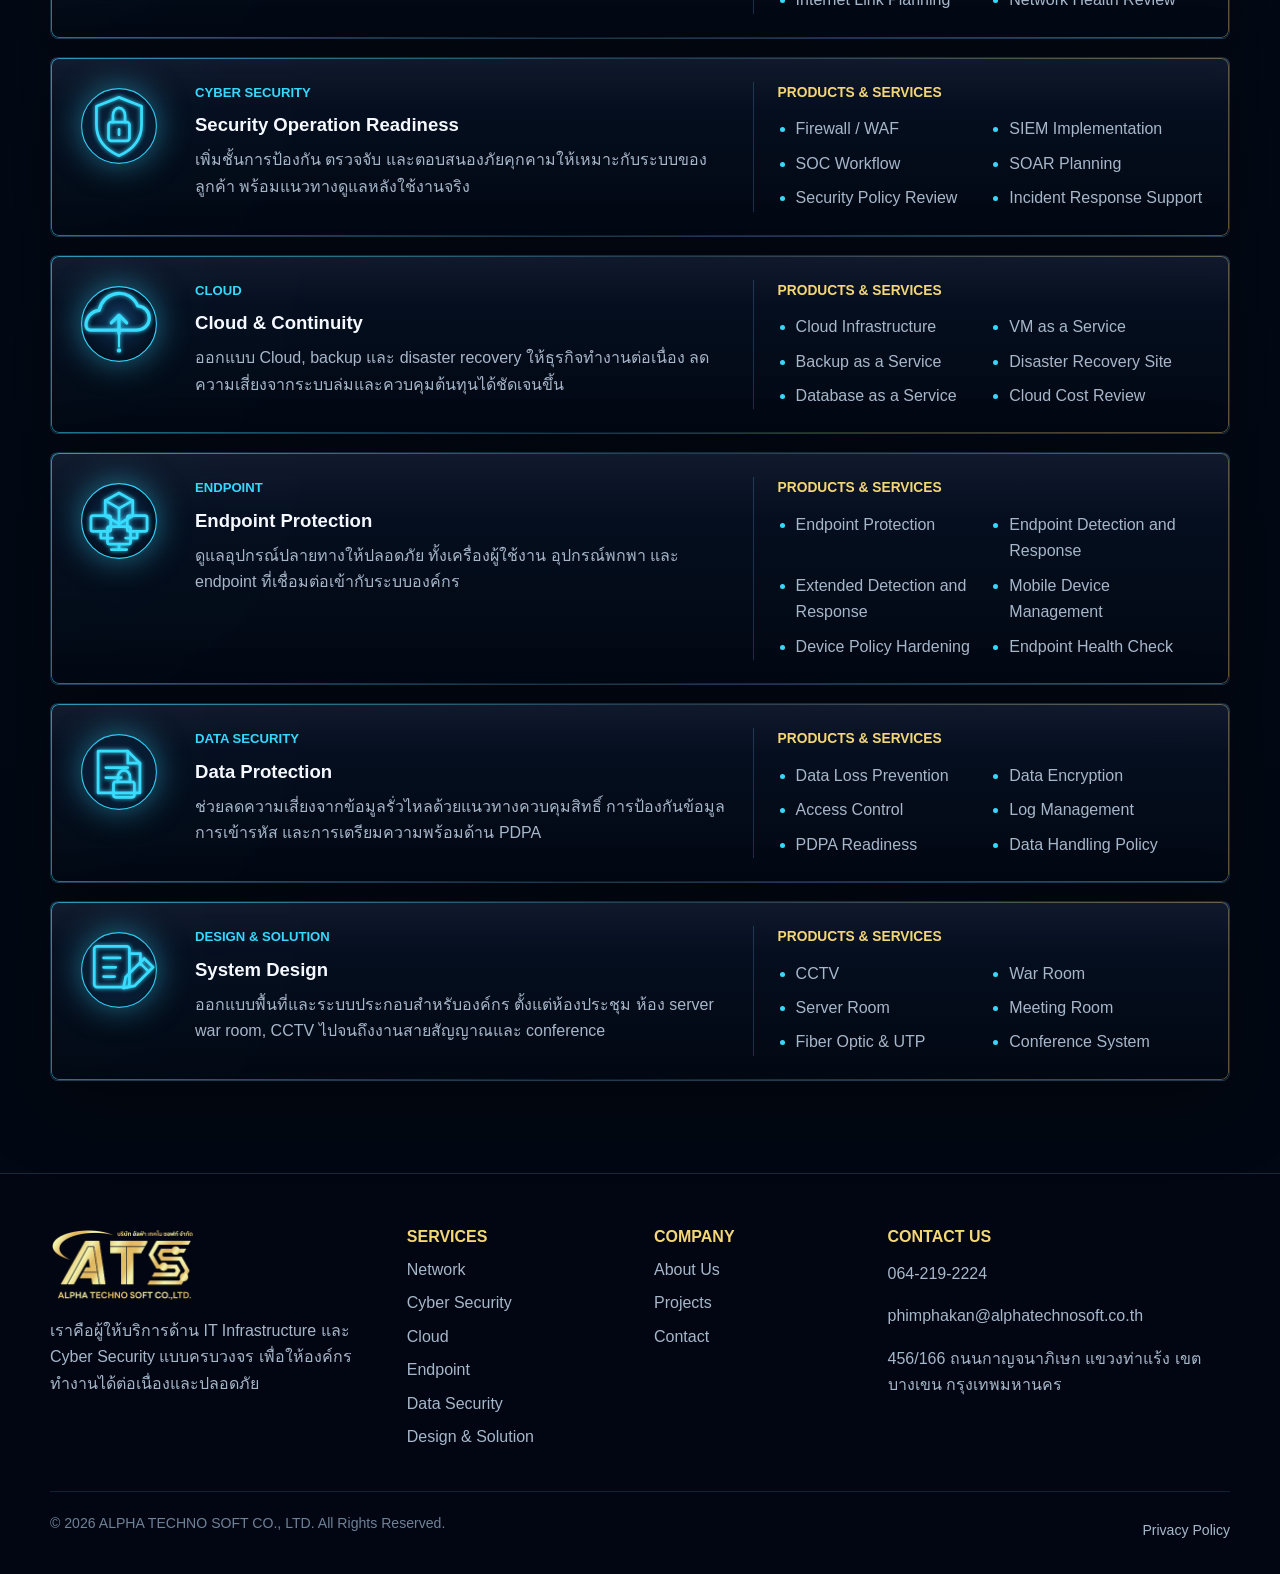
<file: alphaweb/products.html>
<!doctype html>
<html lang="th">
  <head>
    <meta charset="utf-8" />
    <meta name="viewport" content="width=device-width, initial-scale=1" />
    <meta http-equiv="refresh" content="0; url=services.html" />
    <link rel="icon" type="image/png" sizes="512x512" href="assets/img/favicon-alpha.png" />
    <title>บริษัท อัลฟ่า เทคโน ซอฟท์ จำกัด | ALPHA TECHNO SOFT CO., LTD.</title>
  </head>
  <body>
    <p><a href="services.html">ไปยังบริการของ ALPHA TECHNO SOFT CO., LTD.</a></p>
  </body>
</html>
</file>
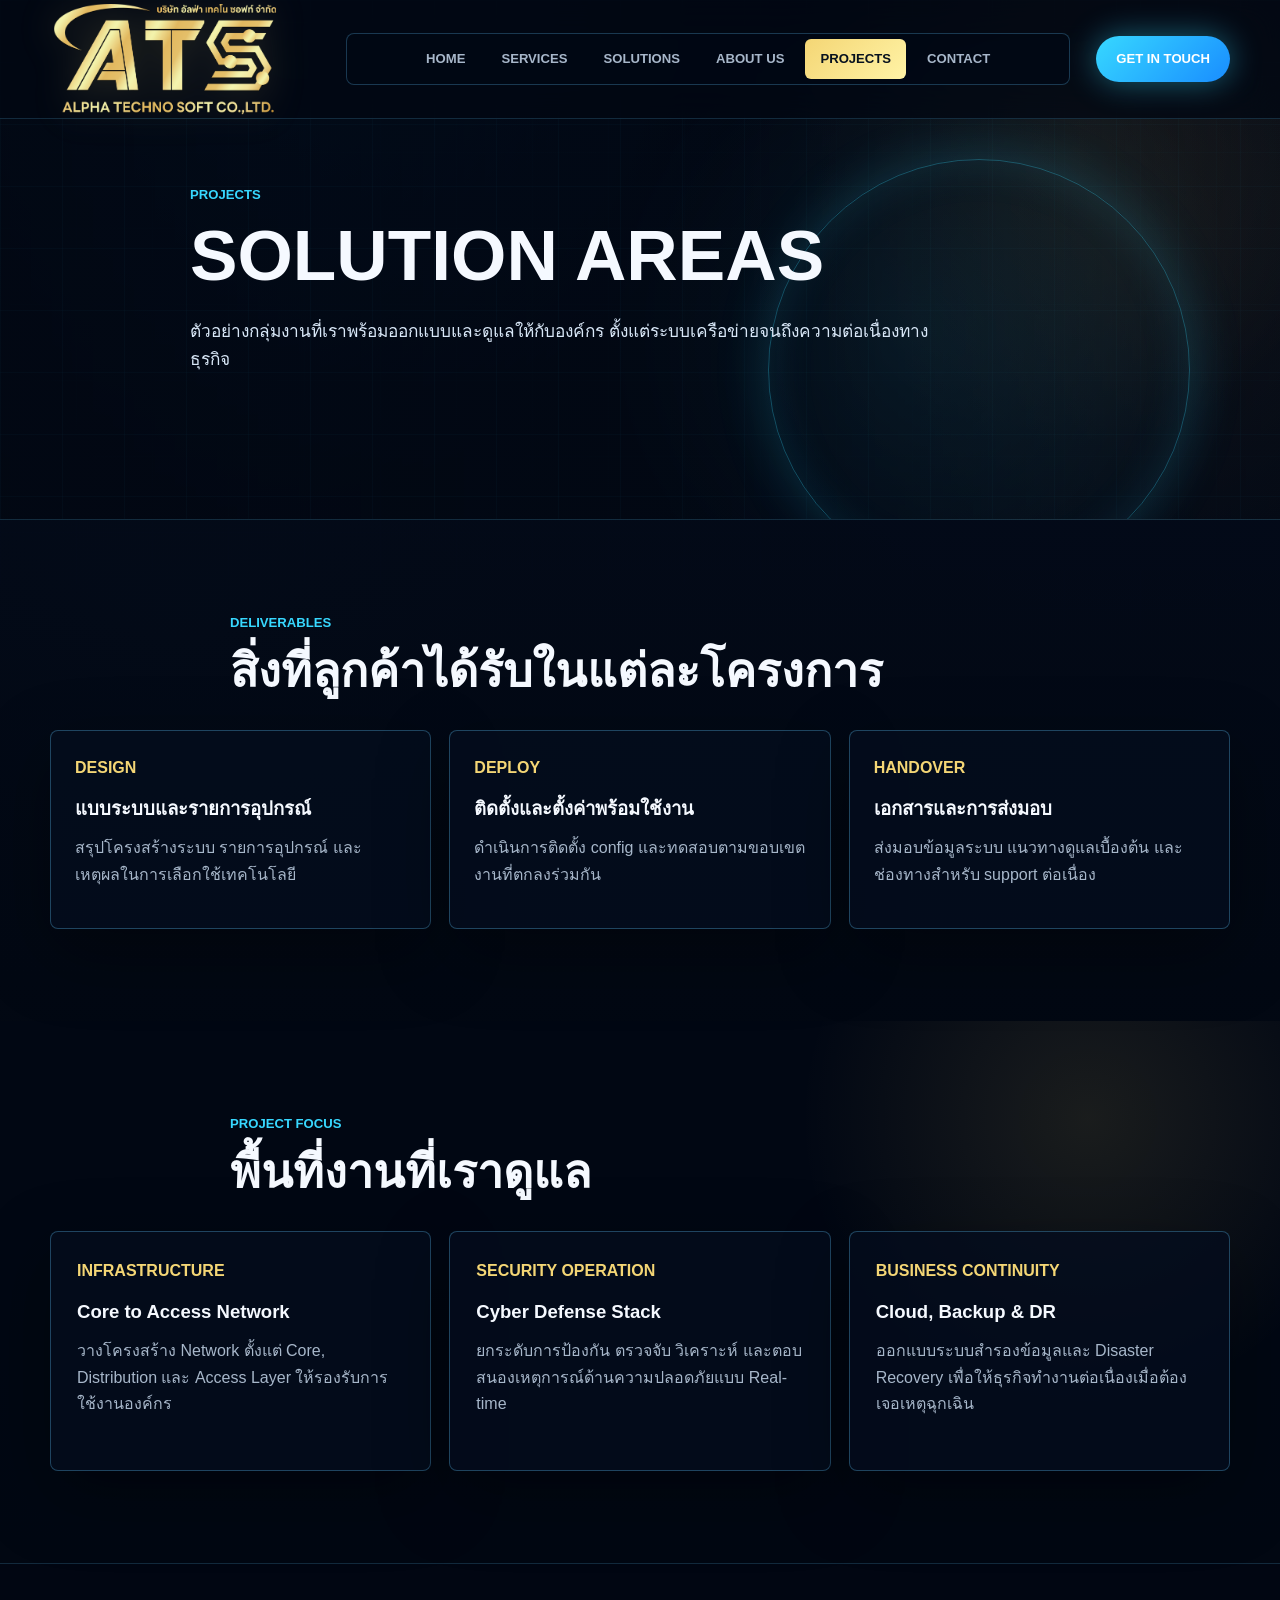
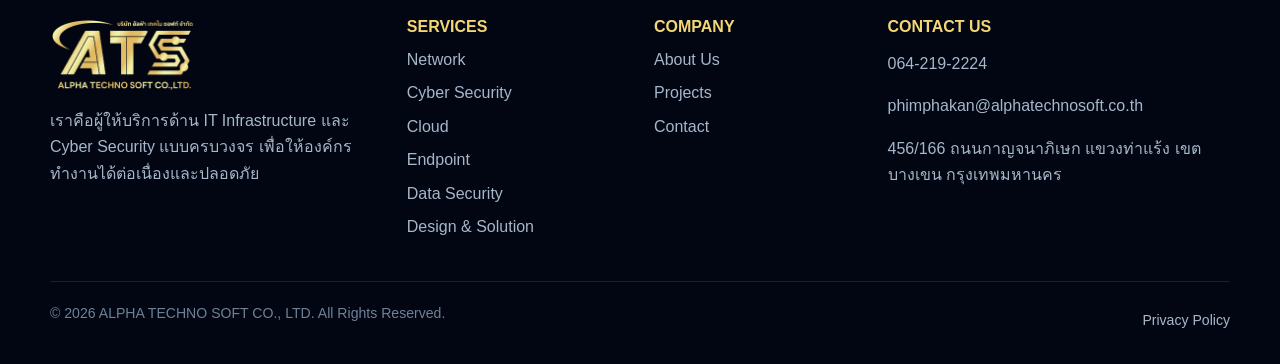
<file: alphaweb/projects.html>
<!doctype html>
<html lang="th">
  <head>
    <meta charset="utf-8" />
    <meta name="viewport" content="width=device-width, initial-scale=1" />
    <link rel="icon" type="image/png" sizes="512x512" href="assets/img/favicon-alpha.png" />
    <title>บริษัท อัลฟ่า เทคโน ซอฟท์ จำกัด | ALPHA TECHNO SOFT CO., LTD.</title>
    <meta
      name="description"
      content="Projects และ Solution Areas ของ ALPHA TECHNO SOFT CO., LTD. ครอบคลุม Infrastructure, Security Operation และ Business Continuity"
    />
    <link rel="stylesheet" href="assets/css/styles.css" />
  </head>
  <body>
    <a class="skip-link" href="#main">ข้ามไปยังเนื้อหา</a>

    <header class="site-header" data-header>
      <div class="container nav-shell">
        <a class="brand" href="index.html" aria-label="ALPHA TECHNO SOFT CO., LTD.">
          <img src="assets/img/logo-alpha.png" alt="โลโก้ ALPHA TECHNO SOFT CO., LTD." />
        </a>

        <button class="nav-toggle" type="button" aria-expanded="false" aria-controls="site-nav" data-nav-toggle>
          <span></span>
          <span></span>
          <span></span>
        </button>

        <nav class="site-nav" id="site-nav" data-nav>
          <a href="index.html">Home</a>
          <a href="services.html">Services</a>
          <a href="solutions.html">Solutions</a>
          <a href="about.html">About Us</a>
          <a class="is-active" href="projects.html" aria-current="page">Projects</a>
          <a href="contact.html">Contact</a>
        </nav>

        <a class="nav-cta" href="contact.html">Get in touch</a>
      </div>
    </header>

    <main id="main">
      <section class="page-hero">
        <div class="container page-hero-content">
          <p class="eyebrow">Projects</p>
          <h1>Solution Areas</h1>
          <p class="hero-lead">
            ตัวอย่างกลุ่มงานที่เราพร้อมออกแบบและดูแลให้กับองค์กร ตั้งแต่ระบบเครือข่ายจนถึงความต่อเนื่องทางธุรกิจ
          </p>
        </div>
      </section>

      <section class="section content-section">
        <div class="container section-heading">
          <p class="eyebrow">Deliverables</p>
          <h2>สิ่งที่ลูกค้าได้รับในแต่ละโครงการ</h2>
        </div>
        <div class="container process-grid">
          <article class="process-step">
            <span>Design</span>
            <h3>แบบระบบและรายการอุปกรณ์</h3>
            <p>สรุปโครงสร้างระบบ รายการอุปกรณ์ และเหตุผลในการเลือกใช้เทคโนโลยี</p>
          </article>
          <article class="process-step">
            <span>Deploy</span>
            <h3>ติดตั้งและตั้งค่าพร้อมใช้งาน</h3>
            <p>ดำเนินการติดตั้ง config และทดสอบตามขอบเขตงานที่ตกลงร่วมกัน</p>
          </article>
          <article class="process-step">
            <span>Handover</span>
            <h3>เอกสารและการส่งมอบ</h3>
            <p>ส่งมอบข้อมูลระบบ แนวทางดูแลเบื้องต้น และช่องทางสำหรับ support ต่อเนื่อง</p>
          </article>
        </div>
      </section>

      <section class="section project-section">
        <div class="container section-heading">
          <p class="eyebrow">Project Focus</p>
          <h2>พื้นที่งานที่เราดูแล</h2>
        </div>

        <div class="container project-grid">
          <article class="project-card">
            <span>Infrastructure</span>
            <h3>Core to Access Network</h3>
            <p>วางโครงสร้าง Network ตั้งแต่ Core, Distribution และ Access Layer ให้รองรับการใช้งานองค์กร</p>
          </article>
          <article class="project-card">
            <span>Security Operation</span>
            <h3>Cyber Defense Stack</h3>
            <p>ยกระดับการป้องกัน ตรวจจับ วิเคราะห์ และตอบสนองเหตุการณ์ด้านความปลอดภัยแบบ Real-time</p>
          </article>
          <article class="project-card">
            <span>Business Continuity</span>
            <h3>Cloud, Backup & DR</h3>
            <p>ออกแบบระบบสำรองข้อมูลและ Disaster Recovery เพื่อให้ธุรกิจทำงานต่อเนื่องเมื่อต้องเจอเหตุฉุกเฉิน</p>
          </article>
        </div>
      </section>
    </main>

    <footer class="site-footer">
      <div class="container footer-grid">
        <div class="footer-company">
          <img src="assets/img/logo-alpha.png" alt="โลโก้ ALPHA TECHNO SOFT CO., LTD." />
          <p>
            เราคือผู้ให้บริการด้าน IT Infrastructure และ Cyber Security แบบครบวงจร
            เพื่อให้องค์กรทำงานได้ต่อเนื่องและปลอดภัย
          </p>
        </div>
        <div>
          <h2>Services</h2>
          <a href="services.html">Network</a>
          <a href="services.html">Cyber Security</a>
          <a href="services.html">Cloud</a>
          <a href="services.html">Endpoint</a>
          <a href="services.html">Data Security</a>
          <a href="services.html">Design & Solution</a>
        </div>
        <div>
          <h2>Company</h2>
          <a href="about.html">About Us</a>
          <a href="projects.html">Projects</a>
          <a href="contact.html">Contact</a>
        </div>
        <div>
          <h2>Contact Us</h2>
          <p>064-219-2224</p>
          <p>phimphakan@alphatechnosoft.co.th</p>
          <p>456/166 ถนนกาญจนาภิเษก แขวงท่าแร้ง เขตบางเขน กรุงเทพมหานคร</p>
        </div>
      </div>
      <div class="container footer-bottom">
        <span>© 2026 ALPHA TECHNO SOFT CO., LTD. All Rights Reserved.</span>
        <a href="contact.html">Privacy Policy</a>
      </div>
    </footer>

    <script src="assets/js/main.js"></script>
  </body>
</html>
</file>
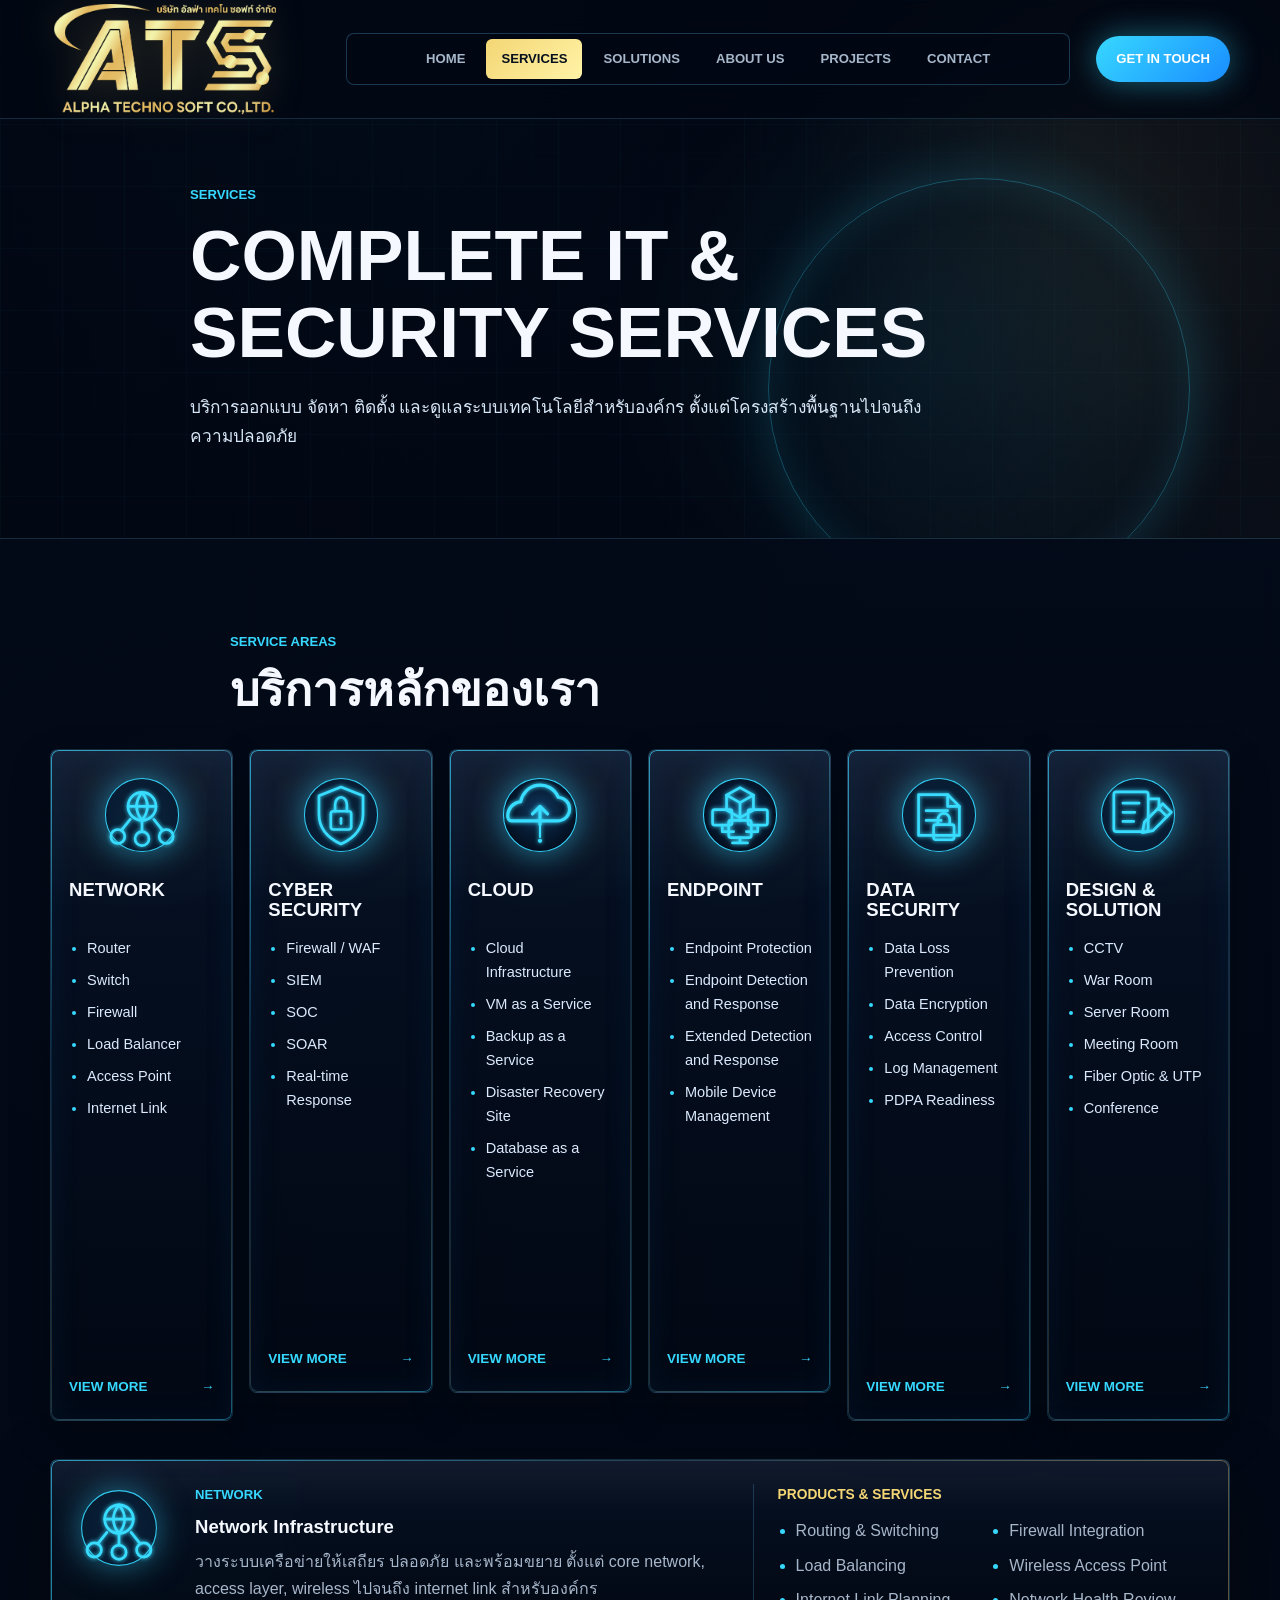
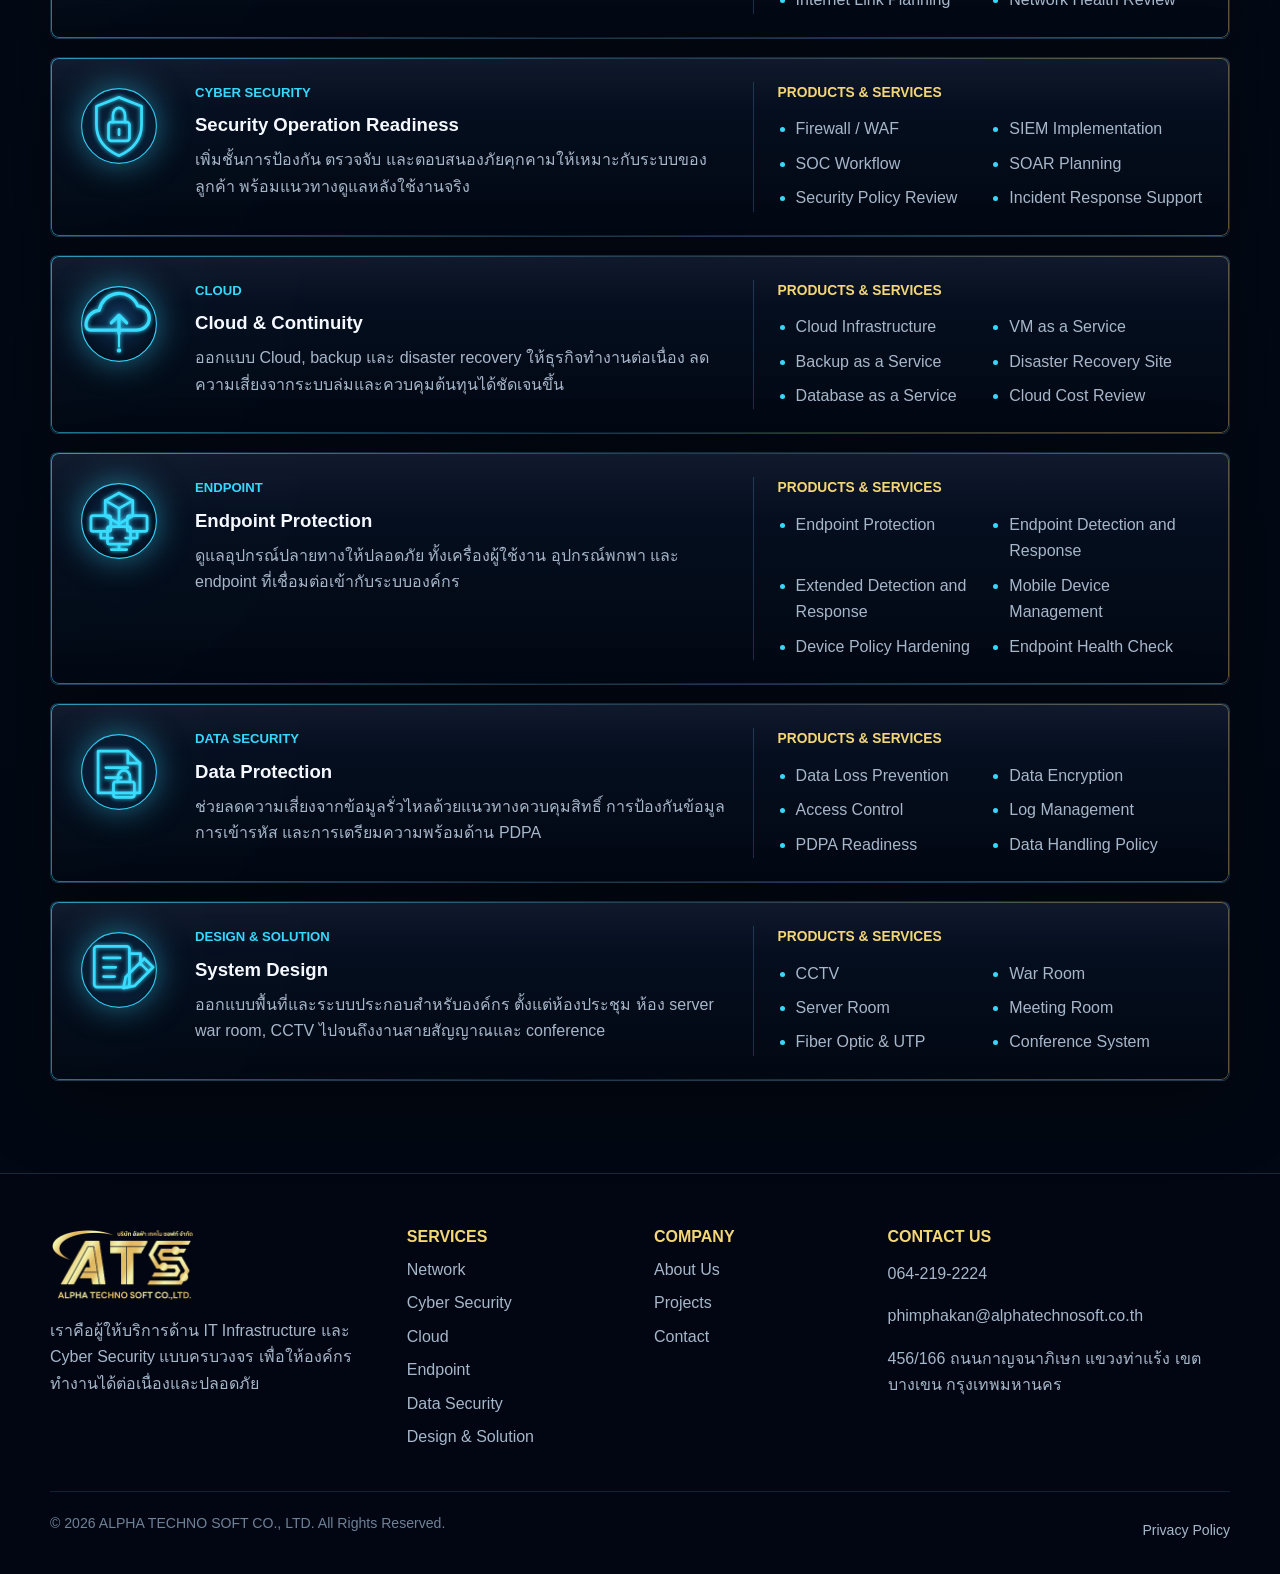
<file: alphaweb/services.html>
<!doctype html>
<html lang="th">
  <head>
    <meta charset="utf-8" />
    <meta name="viewport" content="width=device-width, initial-scale=1" />
    <link rel="icon" type="image/png" sizes="512x512" href="assets/img/favicon-alpha.png" />
    <title>บริษัท อัลฟ่า เทคโน ซอฟท์ จำกัด | ALPHA TECHNO SOFT CO., LTD.</title>
    <meta
      name="description"
      content="บริการของ ALPHA TECHNO SOFT CO., LTD. ครอบคลุม Network, Cyber Security, Cloud, Endpoint, Data Security และ Design & Solution"
    />
    <link rel="stylesheet" href="assets/css/styles.css" />
  </head>
  <body>
    <a class="skip-link" href="#main">ข้ามไปยังเนื้อหา</a>

    <header class="site-header" data-header>
      <div class="container nav-shell">
        <a class="brand" href="index.html" aria-label="ALPHA TECHNO SOFT CO., LTD.">
          <img src="assets/img/logo-alpha.png" alt="โลโก้ ALPHA TECHNO SOFT CO., LTD." />
        </a>

        <button class="nav-toggle" type="button" aria-expanded="false" aria-controls="site-nav" data-nav-toggle>
          <span></span>
          <span></span>
          <span></span>
        </button>

        <nav class="site-nav" id="site-nav" data-nav>
          <a href="index.html">Home</a>
          <a class="is-active" href="services.html" aria-current="page">Services</a>
          <a href="solutions.html">Solutions</a>
          <a href="about.html">About Us</a>
          <a href="projects.html">Projects</a>
          <a href="contact.html">Contact</a>
        </nav>

        <a class="nav-cta" href="contact.html">Get in touch</a>
      </div>
    </header>

    <main id="main">
      <section class="page-hero">
        <div class="container page-hero-content">
          <p class="eyebrow">Services</p>
          <h1>Complete IT & Security Services</h1>
          <p class="hero-lead">
            บริการออกแบบ จัดหา ติดตั้ง และดูแลระบบเทคโนโลยีสำหรับองค์กร ตั้งแต่โครงสร้างพื้นฐานไปจนถึงความปลอดภัย
          </p>
        </div>
      </section>

      <section class="section solutions-section">
        <div class="container section-heading">
          <p class="eyebrow">Service Areas</p>
          <h2>บริการหลักของเรา</h2>
        </div>

        <div class="container solution-grid" data-expand-card-group>
          <article class="solution-card" data-solution="network">
            <button class="solution-close" type="button" data-close-solution aria-label="ปิดรายละเอียด Network" aria-hidden="true" tabindex="-1">×</button>
            <div class="solution-card-main">
              <img class="solution-icon" src="assets/img/solution-network.svg" alt="" aria-hidden="true" />
              <div class="solution-card-copy">
                <h3>Network</h3>
                <ul class="solution-list">
                  <li>Router</li>
                  <li>Switch</li>
                  <li>Firewall</li>
                  <li>Load Balancer</li>
                  <li>Access Point</li>
                  <li>Internet Link</li>
                </ul>
              </div>
            </div>
            <div class="solution-expand" id="service-network-details" data-solution-details aria-hidden="true">
              <div class="solution-expand-inner">
                <div class="solution-detail-block">
                  <span class="solution-detail-label">Service Overview</span>
                  <p>
                    ออกแบบและวางระบบ Network Infrastructure ตั้งแต่ Core ถึง Access Layer
                    ให้ระบบเชื่อมต่อเสถียร ปลอดภัย และพร้อมรองรับการเติบโตขององค์กร
                  </p>
                </div>
                <div class="solution-detail-grid">
                  <div class="solution-detail-column">
                    <span>Features</span>
                    <ul>
                      <li>Network assessment</li>
                      <li>Topology design</li>
                      <li>Firewall integration</li>
                    </ul>
                  </div>
                  <div class="solution-detail-column">
                    <span>Benefits</span>
                    <ul>
                      <li>ระบบนิ่งขึ้น</li>
                      <li>ลด downtime</li>
                      <li>ขยายสาขาได้ง่าย</li>
                    </ul>
                  </div>
                  <div class="solution-detail-column">
                    <span>Technologies</span>
                    <ul>
                      <li>Router / Switch</li>
                      <li>Firewall / Load Balancer</li>
                      <li>Wireless / Internet Link</li>
                    </ul>
                  </div>
                </div>
                <a class="button solution-contact" href="contact.html">Contact Us</a>
              </div>
            </div>
            <button class="view-more" type="button" data-open-solution="network" aria-expanded="false" aria-controls="service-network-details">
              <span class="view-more-text">View more</span>
              <span class="view-more-arrow" aria-hidden="true">→</span>
            </button>
          </article>

          <article class="solution-card" data-solution="cyber">
            <button class="solution-close" type="button" data-close-solution aria-label="ปิดรายละเอียด Cyber Security" aria-hidden="true" tabindex="-1">×</button>
            <div class="solution-card-main">
              <img class="solution-icon" src="assets/img/solution-cyber.svg" alt="" aria-hidden="true" />
              <div class="solution-card-copy">
                <h3>Cyber Security</h3>
                <ul class="solution-list">
                  <li>Firewall / WAF</li>
                  <li>SIEM</li>
                  <li>SOC</li>
                  <li>SOAR</li>
                  <li>Real-time Response</li>
                </ul>
              </div>
            </div>
            <div class="solution-expand" id="service-cyber-details" data-solution-details aria-hidden="true">
              <div class="solution-expand-inner">
                <div class="solution-detail-block">
                  <span class="solution-detail-label">Service Overview</span>
                  <p>
                    เพิ่มชั้นป้องกัน ตรวจจับ วิเคราะห์ และตอบสนองภัยคุกคามทางไซเบอร์
                    ด้วยแนวทางที่ออกแบบให้เข้ากับระบบจริงของลูกค้า
                  </p>
                </div>
                <div class="solution-detail-grid">
                  <div class="solution-detail-column">
                    <span>Features</span>
                    <ul>
                      <li>Security review</li>
                      <li>Threat monitoring</li>
                      <li>Incident response</li>
                    </ul>
                  </div>
                  <div class="solution-detail-column">
                    <span>Benefits</span>
                    <ul>
                      <li>มองเห็นความเสี่ยงเร็วขึ้น</li>
                      <li>ตอบสนองเหตุผิดปกติได้ไว</li>
                      <li>เพิ่มความมั่นใจให้ระบบองค์กร</li>
                    </ul>
                  </div>
                  <div class="solution-detail-column">
                    <span>Technologies</span>
                    <ul>
                      <li>Firewall / WAF</li>
                      <li>SIEM / SOC</li>
                      <li>SOAR workflow</li>
                    </ul>
                  </div>
                </div>
                <a class="button solution-contact" href="contact.html">Contact Us</a>
              </div>
            </div>
            <button class="view-more" type="button" data-open-solution="cyber" aria-expanded="false" aria-controls="service-cyber-details">
              <span class="view-more-text">View more</span>
              <span class="view-more-arrow" aria-hidden="true">→</span>
            </button>
          </article>

          <article class="solution-card" data-solution="cloud">
            <button class="solution-close" type="button" data-close-solution aria-label="ปิดรายละเอียด Cloud" aria-hidden="true" tabindex="-1">×</button>
            <div class="solution-card-main">
              <img class="solution-icon" src="assets/img/solution-cloud.svg" alt="" aria-hidden="true" />
              <div class="solution-card-copy">
                <h3>Cloud</h3>
                <ul class="solution-list">
                  <li>Cloud Infrastructure</li>
                  <li>VM as a Service</li>
                  <li>Backup as a Service</li>
                  <li>Disaster Recovery Site</li>
                  <li>Database as a Service</li>
                </ul>
              </div>
            </div>
            <div class="solution-expand" id="service-cloud-details" data-solution-details aria-hidden="true">
              <div class="solution-expand-inner">
                <div class="solution-detail-block">
                  <span class="solution-detail-label">Service Overview</span>
                  <p>
                    วางแผน Cloud, Backup และ Disaster Recovery ให้ธุรกิจทำงานต่อเนื่อง
                    คุมต้นทุนได้ดีขึ้น และขยายระบบได้ตามการใช้งานจริง
                  </p>
                </div>
                <div class="solution-detail-grid">
                  <div class="solution-detail-column">
                    <span>Features</span>
                    <ul>
                      <li>Cloud sizing</li>
                      <li>Backup policy</li>
                      <li>DR planning</li>
                    </ul>
                  </div>
                  <div class="solution-detail-column">
                    <span>Benefits</span>
                    <ul>
                      <li>ลดความเสี่ยงระบบล่ม</li>
                      <li>ควบคุมค่าใช้จ่าย</li>
                      <li>พร้อมขยายตาม workload</li>
                    </ul>
                  </div>
                  <div class="solution-detail-column">
                    <span>Technologies</span>
                    <ul>
                      <li>VM / Storage</li>
                      <li>Backup as a Service</li>
                      <li>Database as a Service</li>
                    </ul>
                  </div>
                </div>
                <a class="button solution-contact" href="contact.html">Contact Us</a>
              </div>
            </div>
            <button class="view-more" type="button" data-open-solution="cloud" aria-expanded="false" aria-controls="service-cloud-details">
              <span class="view-more-text">View more</span>
              <span class="view-more-arrow" aria-hidden="true">→</span>
            </button>
          </article>

          <article class="solution-card" data-solution="endpoint">
            <button class="solution-close" type="button" data-close-solution aria-label="ปิดรายละเอียด Endpoint" aria-hidden="true" tabindex="-1">×</button>
            <div class="solution-card-main">
              <img class="solution-icon" src="assets/img/solution-endpoint.svg" alt="" aria-hidden="true" />
              <div class="solution-card-copy">
                <h3>Endpoint</h3>
                <ul class="solution-list">
                  <li>Endpoint Protection</li>
                  <li>Endpoint Detection and Response</li>
                  <li>Extended Detection and Response</li>
                  <li>Mobile Device Management</li>
                </ul>
              </div>
            </div>
            <div class="solution-expand" id="service-endpoint-details" data-solution-details aria-hidden="true">
              <div class="solution-expand-inner">
                <div class="solution-detail-block">
                  <span class="solution-detail-label">Service Overview</span>
                  <p>
                    ปกป้องเครื่องผู้ใช้งาน อุปกรณ์พกพา และ endpoint ที่เชื่อมต่อกับระบบองค์กร
                    ให้รับมือมัลแวร์ แรนซัมแวร์ และข้อมูลรั่วไหลได้ดีขึ้น
                  </p>
                </div>
                <div class="solution-detail-grid">
                  <div class="solution-detail-column">
                    <span>Features</span>
                    <ul>
                      <li>Endpoint hardening</li>
                      <li>EDR/XDR readiness</li>
                      <li>Device policy setup</li>
                    </ul>
                  </div>
                  <div class="solution-detail-column">
                    <span>Benefits</span>
                    <ul>
                      <li>ลดช่องโหว่อุปกรณ์</li>
                      <li>ควบคุม device ได้ชัดเจน</li>
                      <li>ดูแลผู้ใช้งานได้ต่อเนื่อง</li>
                    </ul>
                  </div>
                  <div class="solution-detail-column">
                    <span>Technologies</span>
                    <ul>
                      <li>Endpoint protection</li>
                      <li>EDR / XDR</li>
                      <li>MDM</li>
                    </ul>
                  </div>
                </div>
                <a class="button solution-contact" href="contact.html">Contact Us</a>
              </div>
            </div>
            <button class="view-more" type="button" data-open-solution="endpoint" aria-expanded="false" aria-controls="service-endpoint-details">
              <span class="view-more-text">View more</span>
              <span class="view-more-arrow" aria-hidden="true">→</span>
            </button>
          </article>

          <article class="solution-card" data-solution="data">
            <button class="solution-close" type="button" data-close-solution aria-label="ปิดรายละเอียด Data Security" aria-hidden="true" tabindex="-1">×</button>
            <div class="solution-card-main">
              <img class="solution-icon" src="assets/img/solution-data.svg" alt="" aria-hidden="true" />
              <div class="solution-card-copy">
                <h3>Data Security</h3>
                <ul class="solution-list">
                  <li>Data Loss Prevention</li>
                  <li>Data Encryption</li>
                  <li>Access Control</li>
                  <li>Log Management</li>
                  <li>PDPA Readiness</li>
                </ul>
              </div>
            </div>
            <div class="solution-expand" id="service-data-details" data-solution-details aria-hidden="true">
              <div class="solution-expand-inner">
                <div class="solution-detail-block">
                  <span class="solution-detail-label">Service Overview</span>
                  <p>
                    ดูแลความปลอดภัยของข้อมูลตั้งแต่การจัดเก็บ รับส่ง และการเข้าถึง
                    เพื่อช่วยลดความเสี่ยงข้อมูลรั่วไหลและสนับสนุนการทำงานตาม PDPA
                  </p>
                </div>
                <div class="solution-detail-grid">
                  <div class="solution-detail-column">
                    <span>Features</span>
                    <ul>
                      <li>Data classification</li>
                      <li>Access control</li>
                      <li>Log management</li>
                    </ul>
                  </div>
                  <div class="solution-detail-column">
                    <span>Benefits</span>
                    <ul>
                      <li>ลดความเสี่ยงข้อมูลรั่วไหล</li>
                      <li>ควบคุมสิทธิ์ได้เป็นระบบ</li>
                      <li>พร้อมต่อการตรวจสอบ</li>
                    </ul>
                  </div>
                  <div class="solution-detail-column">
                    <span>Technologies</span>
                    <ul>
                      <li>DLP</li>
                      <li>Encryption</li>
                      <li>PDPA readiness</li>
                    </ul>
                  </div>
                </div>
                <a class="button solution-contact" href="contact.html">Contact Us</a>
              </div>
            </div>
            <button class="view-more" type="button" data-open-solution="data" aria-expanded="false" aria-controls="service-data-details">
              <span class="view-more-text">View more</span>
              <span class="view-more-arrow" aria-hidden="true">→</span>
            </button>
          </article>

          <article class="solution-card" data-solution="design">
            <button class="solution-close" type="button" data-close-solution aria-label="ปิดรายละเอียด Design & Solution" aria-hidden="true" tabindex="-1">×</button>
            <div class="solution-card-main">
              <img class="solution-icon" src="assets/img/solution-design.svg" alt="" aria-hidden="true" />
              <div class="solution-card-copy">
                <h3>Design & Solution</h3>
                <ul class="solution-list">
                  <li>CCTV</li>
                  <li>War Room</li>
                  <li>Server Room</li>
                  <li>Meeting Room</li>
                  <li>Fiber Optic & UTP</li>
                  <li>Conference</li>
                </ul>
              </div>
            </div>
            <div class="solution-expand" id="service-design-details" data-solution-details aria-hidden="true">
              <div class="solution-expand-inner">
                <div class="solution-detail-block">
                  <span class="solution-detail-label">Service Overview</span>
                  <p>
                    ออกแบบพื้นที่และระบบประกอบด้านไอทีสำหรับองค์กร ตั้งแต่ห้อง server,
                    war room, CCTV, conference ไปจนถึงงานสายสัญญาณให้พร้อมใช้งานจริง
                  </p>
                </div>
                <div class="solution-detail-grid">
                  <div class="solution-detail-column">
                    <span>Features</span>
                    <ul>
                      <li>Site survey</li>
                      <li>System layout</li>
                      <li>Installation planning</li>
                    </ul>
                  </div>
                  <div class="solution-detail-column">
                    <span>Benefits</span>
                    <ul>
                      <li>พื้นที่ใช้งานเป็นระบบ</li>
                      <li>ลดปัญหาหน้างาน</li>
                      <li>รองรับการดูแลระยะยาว</li>
                    </ul>
                  </div>
                  <div class="solution-detail-column">
                    <span>Technologies</span>
                    <ul>
                      <li>CCTV / Conference</li>
                      <li>Fiber Optic / UTP</li>
                      <li>Server Room / War Room</li>
                    </ul>
                  </div>
                </div>
                <a class="button solution-contact" href="contact.html">Contact Us</a>
              </div>
            </div>
            <button class="view-more" type="button" data-open-solution="design" aria-expanded="false" aria-controls="service-design-details">
              <span class="view-more-text">View more</span>
              <span class="view-more-arrow" aria-hidden="true">→</span>
            </button>
          </article>
        </div>

        <div class="container service-catalog">
          <article class="service-category">
            <img class="service-category-icon" src="assets/img/solution-network.svg" alt="" aria-hidden="true" />
            <div class="service-category-copy">
              <p class="eyebrow">Network</p>
              <h3>Network Infrastructure</h3>
              <p>
                วางระบบเครือข่ายให้เสถียร ปลอดภัย และพร้อมขยาย ตั้งแต่ core network,
                access layer, wireless ไปจนถึง internet link สำหรับองค์กร
              </p>
            </div>
            <div class="service-products">
              <span>Products & Services</span>
              <ul>
                <li>Routing & Switching</li>
                <li>Firewall Integration</li>
                <li>Load Balancing</li>
                <li>Wireless Access Point</li>
                <li>Internet Link Planning</li>
                <li>Network Health Review</li>
              </ul>
            </div>
          </article>

          <article class="service-category">
            <img class="service-category-icon" src="assets/img/solution-cyber.svg" alt="" aria-hidden="true" />
            <div class="service-category-copy">
              <p class="eyebrow">Cyber Security</p>
              <h3>Security Operation Readiness</h3>
              <p>
                เพิ่มชั้นการป้องกัน ตรวจจับ และตอบสนองภัยคุกคามให้เหมาะกับระบบของลูกค้า
                พร้อมแนวทางดูแลหลังใช้งานจริง
              </p>
            </div>
            <div class="service-products">
              <span>Products & Services</span>
              <ul>
                <li>Firewall / WAF</li>
                <li>SIEM Implementation</li>
                <li>SOC Workflow</li>
                <li>SOAR Planning</li>
                <li>Security Policy Review</li>
                <li>Incident Response Support</li>
              </ul>
            </div>
          </article>

          <article class="service-category">
            <img class="service-category-icon" src="assets/img/solution-cloud.svg" alt="" aria-hidden="true" />
            <div class="service-category-copy">
              <p class="eyebrow">Cloud</p>
              <h3>Cloud & Continuity</h3>
              <p>
                ออกแบบ Cloud, backup และ disaster recovery ให้ธุรกิจทำงานต่อเนื่อง
                ลดความเสี่ยงจากระบบล่มและควบคุมต้นทุนได้ชัดเจนขึ้น
              </p>
            </div>
            <div class="service-products">
              <span>Products & Services</span>
              <ul>
                <li>Cloud Infrastructure</li>
                <li>VM as a Service</li>
                <li>Backup as a Service</li>
                <li>Disaster Recovery Site</li>
                <li>Database as a Service</li>
                <li>Cloud Cost Review</li>
              </ul>
            </div>
          </article>

          <article class="service-category">
            <img class="service-category-icon" src="assets/img/solution-endpoint.svg" alt="" aria-hidden="true" />
            <div class="service-category-copy">
              <p class="eyebrow">Endpoint</p>
              <h3>Endpoint Protection</h3>
              <p>
                ดูแลอุปกรณ์ปลายทางให้ปลอดภัย ทั้งเครื่องผู้ใช้งาน อุปกรณ์พกพา
                และ endpoint ที่เชื่อมต่อเข้ากับระบบองค์กร
              </p>
            </div>
            <div class="service-products">
              <span>Products & Services</span>
              <ul>
                <li>Endpoint Protection</li>
                <li>Endpoint Detection and Response</li>
                <li>Extended Detection and Response</li>
                <li>Mobile Device Management</li>
                <li>Device Policy Hardening</li>
                <li>Endpoint Health Check</li>
              </ul>
            </div>
          </article>

          <article class="service-category">
            <img class="service-category-icon" src="assets/img/solution-data.svg" alt="" aria-hidden="true" />
            <div class="service-category-copy">
              <p class="eyebrow">Data Security</p>
              <h3>Data Protection</h3>
              <p>
                ช่วยลดความเสี่ยงจากข้อมูลรั่วไหลด้วยแนวทางควบคุมสิทธิ์ การป้องกันข้อมูล
                การเข้ารหัส และการเตรียมความพร้อมด้าน PDPA
              </p>
            </div>
            <div class="service-products">
              <span>Products & Services</span>
              <ul>
                <li>Data Loss Prevention</li>
                <li>Data Encryption</li>
                <li>Access Control</li>
                <li>Log Management</li>
                <li>PDPA Readiness</li>
                <li>Data Handling Policy</li>
              </ul>
            </div>
          </article>

          <article class="service-category">
            <img class="service-category-icon" src="assets/img/solution-design.svg" alt="" aria-hidden="true" />
            <div class="service-category-copy">
              <p class="eyebrow">Design & Solution</p>
              <h3>System Design</h3>
              <p>
                ออกแบบพื้นที่และระบบประกอบสำหรับองค์กร ตั้งแต่ห้องประชุม ห้อง server
                war room, CCTV ไปจนถึงงานสายสัญญาณและ conference
              </p>
            </div>
            <div class="service-products">
              <span>Products & Services</span>
              <ul>
                <li>CCTV</li>
                <li>War Room</li>
                <li>Server Room</li>
                <li>Meeting Room</li>
                <li>Fiber Optic & UTP</li>
                <li>Conference System</li>
              </ul>
            </div>
          </article>
        </div>
      </section>
    </main>

    <footer class="site-footer">
      <div class="container footer-grid">
        <div class="footer-company">
          <img src="assets/img/logo-alpha.png" alt="โลโก้ ALPHA TECHNO SOFT CO., LTD." />
          <p>
            เราคือผู้ให้บริการด้าน IT Infrastructure และ Cyber Security แบบครบวงจร
            เพื่อให้องค์กรทำงานได้ต่อเนื่องและปลอดภัย
          </p>
        </div>
        <div>
          <h2>Services</h2>
          <a href="services.html">Network</a>
          <a href="services.html">Cyber Security</a>
          <a href="services.html">Cloud</a>
          <a href="services.html">Endpoint</a>
          <a href="services.html">Data Security</a>
          <a href="services.html">Design & Solution</a>
        </div>
        <div>
          <h2>Company</h2>
          <a href="about.html">About Us</a>
          <a href="projects.html">Projects</a>
          <a href="contact.html">Contact</a>
        </div>
        <div>
          <h2>Contact Us</h2>
          <p>064-219-2224</p>
          <p>phimphakan@alphatechnosoft.co.th</p>
          <p>456/166 ถนนกาญจนาภิเษก แขวงท่าแร้ง เขตบางเขน กรุงเทพมหานคร</p>
        </div>
      </div>
      <div class="container footer-bottom">
        <span>© 2026 ALPHA TECHNO SOFT CO., LTD. All Rights Reserved.</span>
        <a href="contact.html">Privacy Policy</a>
      </div>
    </footer>

    <script src="assets/js/main.js"></script>
  </body>
</html>
</file>
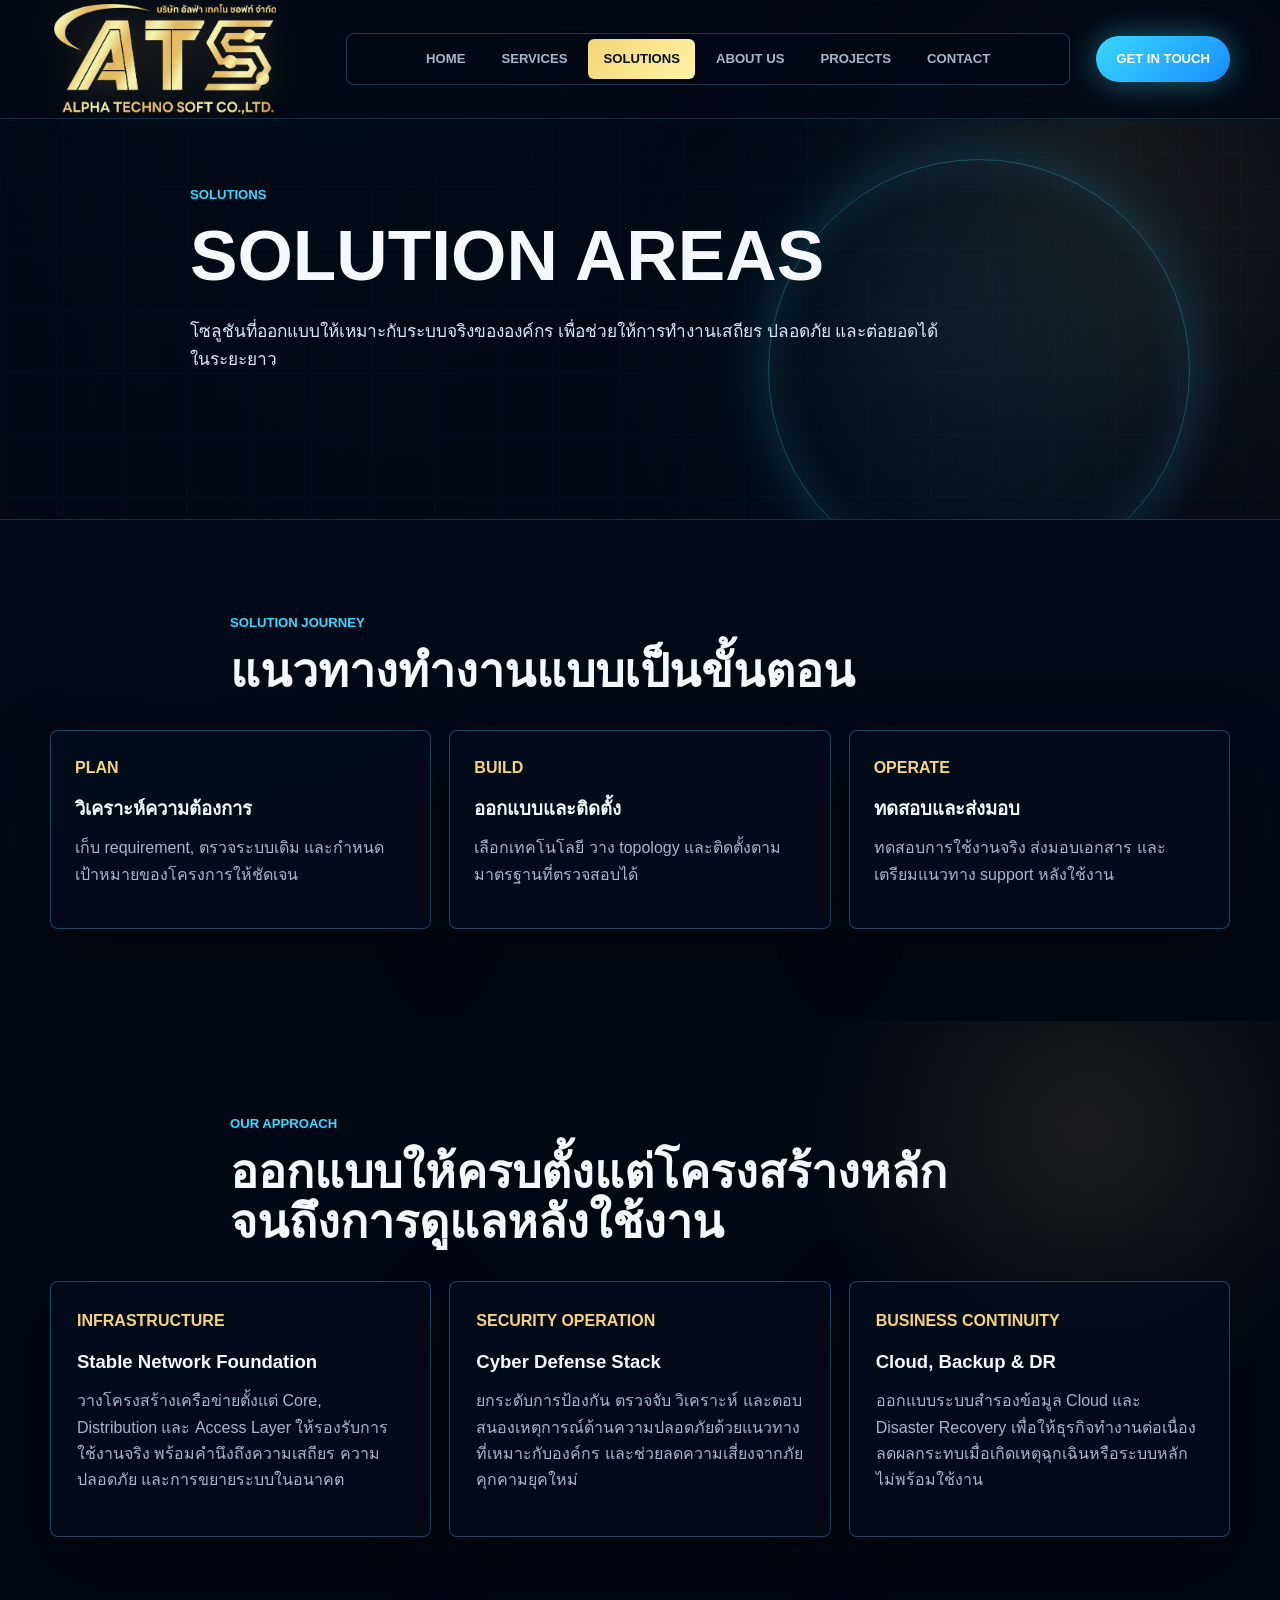
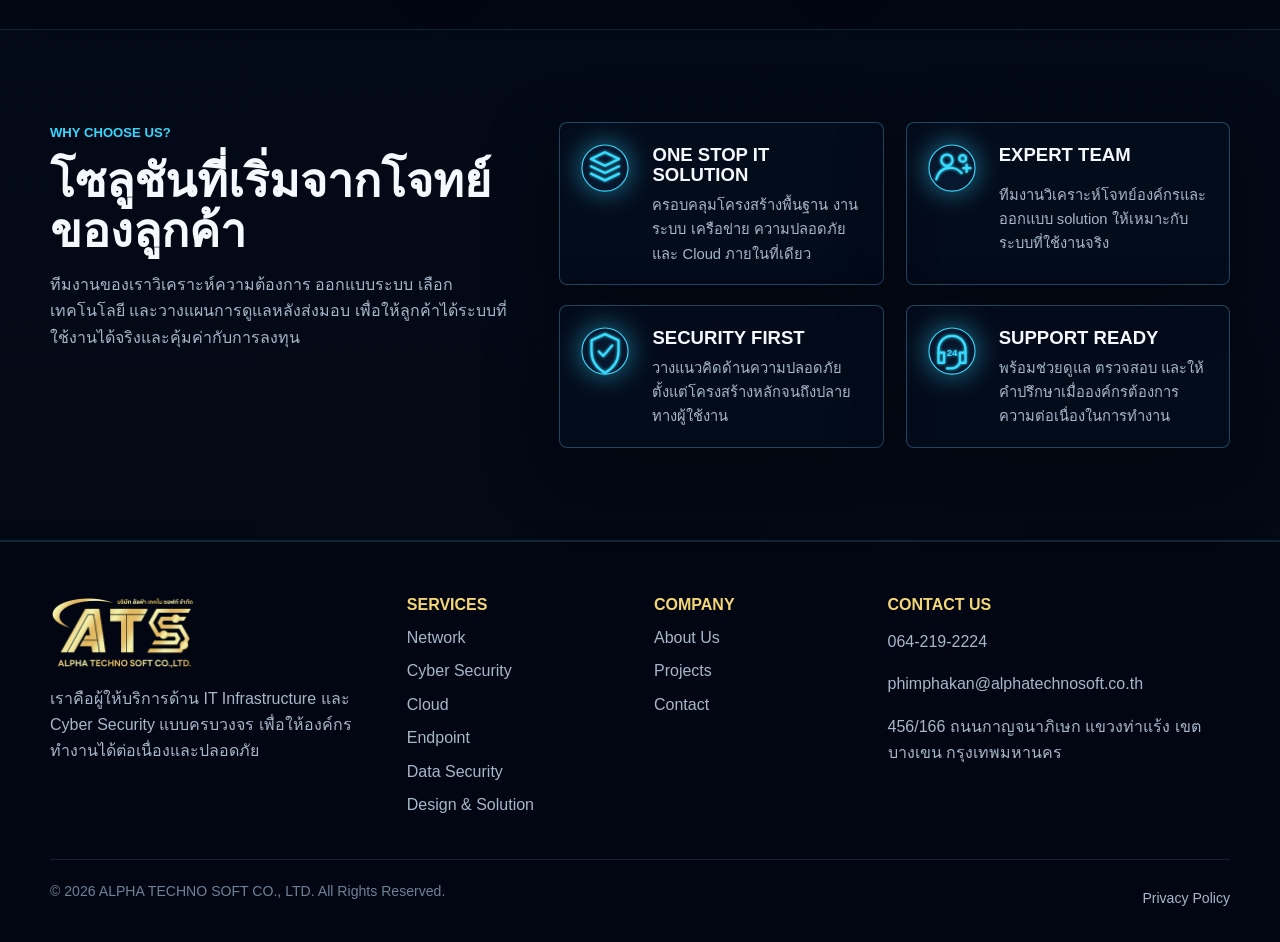
<file: alphaweb/solutions.html>
<!doctype html>
<html lang="th">
  <head>
    <meta charset="utf-8" />
    <meta name="viewport" content="width=device-width, initial-scale=1" />
    <link rel="icon" type="image/png" sizes="512x512" href="assets/img/favicon-alpha.png" />
    <title>บริษัท อัลฟ่า เทคโน ซอฟท์ จำกัด | ALPHA TECHNO SOFT CO., LTD.</title>
    <meta
      name="description"
      content="โซลูชันด้าน IT Infrastructure, Cyber Security, Cloud, Endpoint, Data Security และ Design & Solution จาก ALPHA TECHNO SOFT CO., LTD."
    />
    <link rel="stylesheet" href="assets/css/styles.css" />
  </head>
  <body>
    <a class="skip-link" href="#main">ข้ามไปยังเนื้อหา</a>

    <header class="site-header" data-header>
      <div class="container nav-shell">
        <a class="brand" href="index.html" aria-label="ALPHA TECHNO SOFT CO., LTD.">
          <img src="assets/img/logo-alpha.png" alt="โลโก้ ALPHA TECHNO SOFT CO., LTD." />
        </a>

        <button class="nav-toggle" type="button" aria-expanded="false" aria-controls="site-nav" data-nav-toggle>
          <span></span>
          <span></span>
          <span></span>
        </button>

        <nav class="site-nav" id="site-nav" data-nav>
          <a href="index.html">Home</a>
          <a href="services.html">Services</a>
          <a class="is-active" href="solutions.html" aria-current="page">Solutions</a>
          <a href="about.html">About Us</a>
          <a href="projects.html">Projects</a>
          <a href="contact.html">Contact</a>
        </nav>

        <a class="nav-cta" href="contact.html">Get in touch</a>
      </div>
    </header>

    <main id="main">
      <section class="page-hero">
        <div class="container page-hero-content">
          <p class="eyebrow">Solutions</p>
          <h1>Solution Areas</h1>
          <p class="hero-lead">
            โซลูชันที่ออกแบบให้เหมาะกับระบบจริงขององค์กร เพื่อช่วยให้การทำงานเสถียร ปลอดภัย และต่อยอดได้ในระยะยาว
          </p>
        </div>
      </section>

      <section class="section content-section">
        <div class="container section-heading">
          <p class="eyebrow">Solution Journey</p>
          <h2>แนวทางทำงานแบบเป็นขั้นตอน</h2>
        </div>
        <div class="container process-grid">
          <article class="process-step">
            <span>Plan</span>
            <h3>วิเคราะห์ความต้องการ</h3>
            <p>เก็บ requirement, ตรวจระบบเดิม และกำหนดเป้าหมายของโครงการให้ชัดเจน</p>
          </article>
          <article class="process-step">
            <span>Build</span>
            <h3>ออกแบบและติดตั้ง</h3>
            <p>เลือกเทคโนโลยี วาง topology และติดตั้งตามมาตรฐานที่ตรวจสอบได้</p>
          </article>
          <article class="process-step">
            <span>Operate</span>
            <h3>ทดสอบและส่งมอบ</h3>
            <p>ทดสอบการใช้งานจริง ส่งมอบเอกสาร และเตรียมแนวทาง support หลังใช้งาน</p>
          </article>
        </div>
      </section>

      <section class="section project-section">
        <div class="container section-heading">
          <p class="eyebrow">Our Approach</p>
          <h2>ออกแบบให้ครบตั้งแต่โครงสร้างหลักจนถึงการดูแลหลังใช้งาน</h2>
        </div>

        <div class="container project-grid">
          <article class="project-card">
            <span>Infrastructure</span>
            <h3>Stable Network Foundation</h3>
            <p>
              วางโครงสร้างเครือข่ายตั้งแต่ Core, Distribution และ Access Layer ให้รองรับการใช้งานจริง
              พร้อมคำนึงถึงความเสถียร ความปลอดภัย และการขยายระบบในอนาคต
            </p>
          </article>
          <article class="project-card">
            <span>Security Operation</span>
            <h3>Cyber Defense Stack</h3>
            <p>
              ยกระดับการป้องกัน ตรวจจับ วิเคราะห์ และตอบสนองเหตุการณ์ด้านความปลอดภัยด้วยแนวทางที่เหมาะกับองค์กร
              และช่วยลดความเสี่ยงจากภัยคุกคามยุคใหม่
            </p>
          </article>
          <article class="project-card">
            <span>Business Continuity</span>
            <h3>Cloud, Backup & DR</h3>
            <p>
              ออกแบบระบบสำรองข้อมูล Cloud และ Disaster Recovery เพื่อให้ธุรกิจทำงานต่อเนื่อง
              ลดผลกระทบเมื่อเกิดเหตุฉุกเฉินหรือระบบหลักไม่พร้อมใช้งาน
            </p>
          </article>
        </div>
      </section>

      <section class="section why-section">
        <div class="container why-layout">
          <div class="section-heading">
            <p class="eyebrow">Why choose us?</p>
            <h2>โซลูชันที่เริ่มจากโจทย์ของลูกค้า</h2>
            <p>
              ทีมงานของเราวิเคราะห์ความต้องการ ออกแบบระบบ เลือกเทคโนโลยี และวางแผนการดูแลหลังส่งมอบ
              เพื่อให้ลูกค้าได้ระบบที่ใช้งานได้จริงและคุ้มค่ากับการลงทุน
            </p>
          </div>

          <div class="why-grid">
            <article class="why-card">
              <img class="why-icon" src="assets/img/why-one-stop.svg" alt="" aria-hidden="true" />
              <h3>One Stop IT Solution</h3>
              <p>ครอบคลุมโครงสร้างพื้นฐาน งานระบบ เครือข่าย ความปลอดภัย และ Cloud ภายในที่เดียว</p>
            </article>
            <article class="why-card">
              <img class="why-icon" src="assets/img/why-expert.svg" alt="" aria-hidden="true" />
              <h3>Expert Team</h3>
              <p>ทีมงานวิเคราะห์โจทย์องค์กรและออกแบบ solution ให้เหมาะกับระบบที่ใช้งานจริง</p>
            </article>
            <article class="why-card">
              <img class="why-icon" src="assets/img/why-security.svg" alt="" aria-hidden="true" />
              <h3>Security First</h3>
              <p>วางแนวคิดด้านความปลอดภัยตั้งแต่โครงสร้างหลักจนถึงปลายทางผู้ใช้งาน</p>
            </article>
            <article class="why-card">
              <img class="why-icon" src="assets/img/why-support.svg" alt="" aria-hidden="true" />
              <h3>Support Ready</h3>
              <p>พร้อมช่วยดูแล ตรวจสอบ และให้คำปรึกษาเมื่อองค์กรต้องการความต่อเนื่องในการทำงาน</p>
            </article>
          </div>
        </div>
      </section>
    </main>

    <footer class="site-footer">
      <div class="container footer-grid">
        <div class="footer-company">
          <img src="assets/img/logo-alpha.png" alt="โลโก้ ALPHA TECHNO SOFT CO., LTD." />
          <p>
            เราคือผู้ให้บริการด้าน IT Infrastructure และ Cyber Security แบบครบวงจร
            เพื่อให้องค์กรทำงานได้ต่อเนื่องและปลอดภัย
          </p>
        </div>
        <div>
          <h2>Services</h2>
          <a href="services.html">Network</a>
          <a href="services.html">Cyber Security</a>
          <a href="services.html">Cloud</a>
          <a href="services.html">Endpoint</a>
          <a href="services.html">Data Security</a>
          <a href="services.html">Design & Solution</a>
        </div>
        <div>
          <h2>Company</h2>
          <a href="about.html">About Us</a>
          <a href="projects.html">Projects</a>
          <a href="contact.html">Contact</a>
        </div>
        <div>
          <h2>Contact Us</h2>
          <p>064-219-2224</p>
          <p>phimphakan@alphatechnosoft.co.th</p>
          <p>456/166 ถนนกาญจนาภิเษก แขวงท่าแร้ง เขตบางเขน กรุงเทพมหานคร</p>
        </div>
      </div>
      <div class="container footer-bottom">
        <span>© 2026 ALPHA TECHNO SOFT CO., LTD. All Rights Reserved.</span>
        <a href="contact.html">Privacy Policy</a>
      </div>
    </footer>

    <script src="assets/js/main.js"></script>
  </body>
</html>
</file>
<file: alphaweb/assets/css/styles.css>
:root {
  color-scheme: dark;
  --ink: #f5f9ff;
  --muted: #a7b7ca;
  --soft: #6f8197;
  --bg: #020813;
  --panel: rgba(4, 14, 30, 0.78);
  --panel-strong: rgba(7, 18, 38, 0.94);
  --line: rgba(97, 202, 255, 0.3);
  --line-strong: rgba(97, 202, 255, 0.72);
  --cyan: #37d8ff;
  --blue: #198dff;
  --gold: #f4d675;
  --gold-deep: #b98b2f;
  --violet: #8f6dff;
  --danger: #ff4f72;
  --shadow: 0 24px 70px rgba(0, 0, 0, 0.36);
  --container: 1180px;
  --radius: 8px;
}

* {
  box-sizing: border-box;
}

html {
  scroll-behavior: smooth;
  scroll-padding-top: 130px;
  overflow-x: hidden;
}

body {
  margin: 0;
  min-width: 320px;
  overflow-x: hidden;
  background:
    radial-gradient(circle at 18% 0%, rgba(25, 141, 255, 0.24), transparent 32rem),
    radial-gradient(circle at 88% 12%, rgba(244, 214, 117, 0.12), transparent 26rem),
    linear-gradient(180deg, #030816 0%, #030a18 48%, #020813 100%);
  color: var(--ink);
  font-family: "Segoe UI", Tahoma, Arial, sans-serif;
  line-height: 1.65;
}

body::before {
  content: "";
  position: fixed;
  inset: 0;
  pointer-events: none;
  z-index: -1;
  background-image:
    linear-gradient(rgba(55, 216, 255, 0.06) 1px, transparent 1px),
    linear-gradient(90deg, rgba(55, 216, 255, 0.06) 1px, transparent 1px);
  background-size: 76px 76px;
  mask-image: linear-gradient(180deg, rgba(0, 0, 0, 0.95), transparent 86%);
}

body.nav-open {
  overflow: hidden;
}

img {
  display: block;
  max-width: 100%;
}

a {
  color: inherit;
  text-decoration: none;
}

button,
input,
select,
textarea {
  font: inherit;
}

.skip-link {
  position: absolute;
  top: -48px;
  left: 18px;
  z-index: 1000;
  padding: 10px 14px;
  border-radius: 6px;
  background: var(--gold);
  color: #06101e;
  font-weight: 800;
}

.skip-link:focus {
  top: 14px;
}

.container {
  width: min(calc(100% - 40px), var(--container));
  margin-inline: auto;
}

.site-header {
  position: fixed;
  top: 0;
  left: 0;
  right: 0;
  z-index: 40;
  border-bottom: 1px solid rgba(97, 202, 255, 0.18);
  background: rgba(2, 8, 19, 0.72);
  backdrop-filter: blur(18px);
}

.site-header.is-scrolled {
  background: rgba(2, 8, 19, 0.94);
  box-shadow: 0 18px 50px rgba(0, 0, 0, 0.32);
}

.nav-shell {
  min-height: 118px;
  display: grid;
  grid-template-columns: 270px 1fr auto;
  align-items: center;
  gap: 26px;
}

.brand {
  display: inline-flex;
  align-items: center;
  min-width: 0;
}

.brand img {
  width: 230px;
  height: auto;
  object-fit: contain;
  object-position: left center;
  filter: drop-shadow(0 0 18px rgba(244, 214, 117, 0.18));
}

.site-nav {
  display: flex;
  justify-content: center;
  align-items: center;
  gap: 6px;
  border: 1px solid rgba(97, 202, 255, 0.26);
  border-radius: 8px;
  background: rgba(1, 8, 21, 0.58);
  padding: 5px;
}

.site-nav a {
  min-height: 40px;
  display: inline-flex;
  align-items: center;
  justify-content: center;
  padding: 9px 15px;
  border-radius: 6px;
  color: var(--muted);
  font-size: 0.82rem;
  font-weight: 800;
  text-transform: uppercase;
}

.site-nav a:hover,
.site-nav a.is-active {
  color: #06101e;
  background: linear-gradient(135deg, var(--gold), #fff3a6);
}

.nav-cta {
  min-height: 46px;
  display: inline-flex;
  align-items: center;
  justify-content: center;
  padding: 12px 20px;
  border-radius: 999px;
  background: linear-gradient(135deg, var(--cyan), var(--blue));
  color: #fff;
  font-size: 0.82rem;
  font-weight: 900;
  text-transform: uppercase;
  box-shadow: 0 0 32px rgba(55, 216, 255, 0.42);
}

.nav-toggle {
  display: none;
  width: 44px;
  height: 44px;
  border: 1px solid var(--line);
  border-radius: 6px;
  background: rgba(4, 14, 30, 0.82);
  cursor: pointer;
  padding: 10px;
}

.nav-toggle span {
  display: block;
  height: 2px;
  margin: 5px 0;
  background: var(--cyan);
}

.hero {
  position: relative;
  min-height: 760px;
  padding: 170px 0 54px;
  overflow: hidden;
  border-bottom: 1px solid rgba(97, 202, 255, 0.18);
  background:
    linear-gradient(90deg, rgba(2, 8, 19, 0.96) 0%, rgba(2, 8, 19, 0.84) 45%, rgba(2, 8, 19, 0.48) 100%),
    radial-gradient(circle at 78% 45%, rgba(55, 216, 255, 0.26), transparent 19rem);
}

.hero-canvas,
.hero-grid,
.hero-glow {
  position: absolute;
  inset: 0;
  width: 100%;
  height: 100%;
}

.hero-canvas {
  opacity: 0.7;
}

.hero-grid {
  background:
    linear-gradient(rgba(55, 216, 255, 0.08) 1px, transparent 1px),
    linear-gradient(90deg, rgba(55, 216, 255, 0.08) 1px, transparent 1px);
  background-size: 54px 54px;
  transform: perspective(600px) rotateX(58deg) translateY(250px) scale(1.35);
  transform-origin: center bottom;
  opacity: 0.48;
}

.hero-glow {
  background:
    radial-gradient(circle at 70% 44%, rgba(55, 216, 255, 0.36), transparent 16rem),
    radial-gradient(circle at 76% 45%, rgba(244, 214, 117, 0.13), transparent 10rem),
    linear-gradient(180deg, transparent 65%, rgba(25, 141, 255, 0.22));
}

.hero-content {
  position: relative;
  z-index: 2;
  display: grid;
  grid-template-columns: minmax(0, 0.96fr) minmax(310px, 0.82fr);
  align-items: center;
  gap: 38px;
}

.hero-copy {
  max-width: 710px;
}

.eyebrow {
  margin: 0 0 12px;
  color: var(--cyan);
  font-size: 0.82rem;
  font-weight: 900;
  text-transform: uppercase;
  letter-spacing: 0;
}

h1,
h2,
h3,
p {
  overflow-wrap: anywhere;
}

h1,
h2,
h3 {
  margin: 0;
  line-height: 1.08;
  letter-spacing: 0;
}

h1 {
  max-width: 780px;
  font-size: 5rem;
  text-transform: uppercase;
}

h2 {
  font-size: 2.9rem;
}

h3 {
  font-size: 1.16rem;
}

.hero-lead {
  max-width: 610px;
  margin: 22px 0 0;
  color: #d9e8f8;
  font-size: 1.08rem;
}

.hero-actions {
  display: flex;
  flex-wrap: wrap;
  gap: 14px;
  margin-top: 32px;
}

.button {
  min-height: 48px;
  display: inline-flex;
  align-items: center;
  justify-content: center;
  gap: 10px;
  border: 0;
  border-radius: 6px;
  padding: 12px 18px;
  color: #fff;
  cursor: pointer;
  font-weight: 900;
  text-transform: uppercase;
  transition: transform 0.18s ease, box-shadow 0.18s ease, border-color 0.18s ease;
}

.button:hover {
  transform: translateY(-1px);
}

.button-primary {
  background: linear-gradient(135deg, var(--cyan), var(--blue));
  box-shadow: 0 0 32px rgba(55, 216, 255, 0.38);
}

.button-ghost {
  background: rgba(5, 16, 34, 0.5);
  border: 1px solid rgba(97, 202, 255, 0.44);
}

.hero-shield {
  min-height: 440px;
  display: grid;
  place-items: center;
  position: relative;
}

.hero-shield::before {
  content: "";
  position: absolute;
  width: 320px;
  height: 390px;
  border: 2px solid rgba(55, 216, 255, 0.88);
  border-radius: 48% 48% 44% 44% / 28% 28% 68% 68%;
  clip-path: polygon(50% 0, 90% 15%, 82% 72%, 50% 100%, 18% 72%, 10% 15%);
  box-shadow:
    0 0 22px rgba(55, 216, 255, 0.8),
    inset 0 0 46px rgba(55, 216, 255, 0.38);
  background: rgba(16, 118, 186, 0.12);
}

.hero-shield::after {
  content: "";
  position: absolute;
  width: 520px;
  height: 120px;
  bottom: 34px;
  border-radius: 50%;
  border: 1px solid rgba(55, 216, 255, 0.4);
  box-shadow: 0 0 44px rgba(25, 141, 255, 0.32);
}

.shield-core {
  position: relative;
  z-index: 1;
  width: 116px;
  height: 116px;
  border-radius: 22px;
  border: 2px solid rgba(244, 214, 117, 0.88);
  background: rgba(4, 14, 30, 0.54);
  box-shadow:
    0 0 24px rgba(244, 214, 117, 0.36),
    0 0 70px rgba(55, 216, 255, 0.46);
}

.lock-body {
  position: absolute;
  left: 34px;
  bottom: 30px;
  width: 48px;
  height: 42px;
  border: 3px solid var(--gold);
  border-radius: 5px;
}

.lock-body::after {
  content: "";
  position: absolute;
  left: 19px;
  top: 13px;
  width: 7px;
  height: 14px;
  border-radius: 4px;
  background: var(--gold);
}

.lock-shackle {
  position: absolute;
  left: 41px;
  bottom: 68px;
  width: 34px;
  height: 30px;
  border: 3px solid var(--gold);
  border-bottom: 0;
  border-radius: 18px 18px 0 0;
}

.section {
  padding: 92px 0;
}

.section-heading {
  max-width: 820px;
  margin-bottom: 34px;
}

.section-heading p:not(.eyebrow) {
  color: var(--muted);
  margin: 16px 0 0;
}

.section-actions {
  display: flex;
  flex-wrap: wrap;
  gap: 12px;
  margin-top: 26px;
}

.section-actions .button {
  min-height: 44px;
  padding: 11px 16px;
  font-size: 0.78rem;
}

.solutions-section {
  background:
    linear-gradient(180deg, rgba(3, 10, 24, 0.96), rgba(2, 8, 19, 0.98)),
    radial-gradient(circle at 15% 16%, rgba(143, 109, 255, 0.16), transparent 18rem);
}

.solution-grid {
  display: grid;
  grid-template-columns: repeat(6, minmax(0, 1fr));
  gap: 16px;
  align-items: start;
}

.solution-card {
  position: relative;
  min-height: 390px;
  display: grid;
  grid-template-columns: minmax(0, 1fr) 0fr;
  grid-template-rows: minmax(0, 1fr) auto;
  padding: 22px 18px;
  overflow: hidden;
  border: 1px solid rgba(97, 202, 255, 0.18);
  border-radius: 8px;
  background:
    linear-gradient(180deg, rgba(255, 255, 255, 0.055), transparent 24%),
    linear-gradient(180deg, rgba(7, 18, 38, 0.88), rgba(2, 8, 19, 0.86)),
    radial-gradient(circle at 50% 0%, rgba(55, 216, 255, 0.16), transparent 11rem);
  box-shadow:
    inset 0 1px 0 rgba(255, 255, 255, 0.08),
    inset 0 -1px 0 rgba(97, 202, 255, 0.08),
    inset 0 0 32px rgba(25, 141, 255, 0.08),
    0 16px 42px rgba(0, 0, 0, 0.24);
  backdrop-filter: blur(12px);
  cursor: pointer;
  isolation: isolate;
  transform-origin: center top;
  transition:
    grid-template-columns 0.42s ease,
    transform 0.38s ease,
    border-color 0.38s ease,
    box-shadow 0.38s ease,
    background 0.38s ease;
}

.solution-card::before {
  content: "";
  position: absolute;
  inset: 0;
  z-index: 1;
  padding: 1px;
  border-radius: inherit;
  background:
    linear-gradient(135deg, rgba(55, 216, 255, 0.86), rgba(55, 216, 255, 0.12) 36%, rgba(244, 214, 117, 0.2) 72%, rgba(55, 216, 255, 0.52)),
    linear-gradient(180deg, rgba(255, 255, 255, 0.16), transparent 38%);
  opacity: 0.78;
  pointer-events: none;
  -webkit-mask:
    linear-gradient(#000 0 0) content-box,
    linear-gradient(#000 0 0);
  -webkit-mask-composite: xor;
  mask-composite: exclude;
  transition: opacity 0.38s ease, background 0.38s ease;
}

.solution-card::after {
  content: "";
  position: absolute;
  inset: -2px;
  z-index: -1;
  border-radius: inherit;
  opacity: 0;
  box-shadow:
    0 0 34px rgba(55, 216, 255, 0.24),
    0 0 84px rgba(25, 141, 255, 0.14);
  transition: opacity 0.38s ease;
}

.solution-card:hover,
.solution-card.is-expanded {
  border-color: rgba(97, 202, 255, 0.42);
  transform: scale(1.02);
  background:
    linear-gradient(180deg, rgba(255, 255, 255, 0.075), transparent 26%),
    linear-gradient(180deg, rgba(9, 25, 50, 0.94), rgba(2, 8, 19, 0.9)),
    radial-gradient(circle at 50% 0%, rgba(55, 216, 255, 0.22), transparent 12rem);
  box-shadow:
    inset 0 1px 0 rgba(255, 255, 255, 0.12),
    inset 0 0 36px rgba(25, 141, 255, 0.15),
    0 0 34px rgba(55, 216, 255, 0.24),
    0 18px 46px rgba(0, 0, 0, 0.32);
}

.solution-card:hover::before,
.solution-card.is-expanded::before {
  opacity: 1;
  background:
    linear-gradient(135deg, rgba(55, 216, 255, 0.95), rgba(55, 216, 255, 0.18) 34%, rgba(244, 214, 117, 0.78) 72%, rgba(55, 216, 255, 0.62)),
    linear-gradient(180deg, rgba(255, 255, 255, 0.2), transparent 38%);
}

.solution-card.is-expanded {
  grid-column: span 3;
  grid-template-columns: minmax(210px, 0.62fr) minmax(360px, 1.38fr);
  min-height: 430px;
  padding-right: 58px;
  z-index: 2;
}

.solution-card.is-expanded::after {
  opacity: 1;
}

.solution-close {
  position: absolute;
  top: 14px;
  right: 14px;
  z-index: 4;
  display: grid;
  place-items: center;
  width: 36px;
  height: 36px;
  border: 1px solid rgba(97, 202, 255, 0.36);
  border-radius: 6px;
  background: rgba(1, 8, 21, 0.76);
  color: var(--cyan);
  cursor: pointer;
  font-size: 1.35rem;
  line-height: 1;
  opacity: 0;
  pointer-events: none;
  transform: translateY(-6px) scale(0.92);
  transition:
    opacity 0.24s ease,
    transform 0.28s ease,
    border-color 0.2s ease,
    background 0.2s ease,
    color 0.2s ease;
}

.solution-card.is-expanded .solution-close {
  opacity: 1;
  pointer-events: auto;
  transform: translateY(0) scale(1);
}

.solution-close:hover,
.solution-close:focus-visible {
  border-color: var(--cyan);
  outline: none;
  background: rgba(55, 216, 255, 0.14);
  color: #ffffff;
  box-shadow: 0 0 24px rgba(55, 216, 255, 0.22);
}

.solution-card-main {
  position: relative;
  z-index: 2;
  grid-column: 1;
  grid-row: 1;
  display: flex;
  flex-direction: column;
}

.solution-icon {
  width: 86px;
  height: 86px;
  margin: 0 auto 22px;
  object-fit: contain;
  filter: drop-shadow(0 0 16px rgba(55, 216, 255, 0.6));
}

.solution-card h3 {
  min-height: 44px;
  margin: 0 0 12px;
  text-transform: uppercase;
}

.solution-list {
  display: grid;
  gap: 8px;
  margin: 0;
  padding-left: 18px;
  color: #dbeafe;
  font-size: 0.91rem;
}

.solution-list li::marker {
  color: var(--cyan);
}

.solution-expand {
  position: relative;
  z-index: 2;
  grid-column: 2;
  grid-row: 1 / span 2;
  min-width: 0;
  max-height: none;
  overflow: hidden;
  opacity: 0;
  visibility: hidden;
  transform: translateX(-12px);
  transition:
    opacity 0.32s ease,
    padding-left 0.42s ease,
    border-color 0.42s ease,
    transform 0.42s ease,
    visibility 0s linear 0.42s;
}

.solution-card.is-expanded .solution-expand {
  opacity: 1;
  visibility: visible;
  padding-left: 20px;
  border-left: 1px solid rgba(97, 202, 255, 0.22);
  transform: translateX(0);
  transition-delay: 0.06s, 0s, 0s, 0s, 0s;
}

.solution-expand-inner {
  min-width: 320px;
  height: 100%;
}

.solution-detail-label,
.solution-detail-column span {
  display: block;
  color: var(--gold);
  font-size: 0.76rem;
  font-weight: 900;
  text-transform: uppercase;
}

.solution-detail-block p {
  margin: 8px 0 0;
  color: #d8e7f7;
  line-height: 1.75;
}

.solution-detail-grid {
  display: grid;
  grid-template-columns: 1fr;
  gap: 10px;
  margin-top: 16px;
}

.solution-detail-column {
  min-height: 100%;
  padding: 13px 12px;
  border: 1px solid rgba(97, 202, 255, 0.24);
  border-radius: 6px;
  background:
    linear-gradient(180deg, rgba(255, 255, 255, 0.04), transparent 38%),
    rgba(1, 8, 21, 0.46);
  box-shadow:
    inset 0 1px 0 rgba(255, 255, 255, 0.06),
    0 12px 30px rgba(0, 0, 0, 0.16);
  backdrop-filter: blur(10px);
}

.solution-detail-column ul {
  display: grid;
  gap: 7px;
  margin: 10px 0 0;
  padding: 0;
  list-style: none;
}

.solution-detail-column li {
  position: relative;
  padding-left: 14px;
  color: #e5f2ff;
  font-size: 0.84rem;
  line-height: 1.45;
}

.solution-detail-column li::before {
  content: "";
  position: absolute;
  top: 0.68em;
  left: 0;
  width: 6px;
  height: 6px;
  border-radius: 999px;
  background: var(--cyan);
  box-shadow: 0 0 12px rgba(55, 216, 255, 0.68);
}

.solution-contact {
  width: fit-content;
  min-height: 42px;
  margin-top: 16px;
  padding: 10px 15px;
  font-size: 0.78rem;
}

.view-more {
  position: relative;
  z-index: 2;
  grid-column: 1;
  grid-row: 2;
  display: flex;
  justify-content: space-between;
  align-items: center;
  gap: 12px;
  width: 100%;
  margin-top: auto;
  padding: 20px 0 0;
  border: 0;
  background: transparent;
  color: var(--cyan);
  cursor: pointer;
  font-size: 0.84rem;
  font-weight: 900;
  text-align: left;
  text-transform: uppercase;
  transition: color 0.28s ease, border-color 0.28s ease;
}

.view-more-arrow {
  display: inline-flex;
  transition: transform 0.34s ease;
}

.solution-card.is-expanded .view-more {
  color: var(--gold);
}

.solution-card.is-expanded .view-more-arrow {
  transform: rotate(90deg);
}

.service-catalog {
  display: grid;
  gap: 18px;
  margin-top: 38px;
}

.service-category {
  position: relative;
  display: grid;
  grid-template-columns: 96px minmax(0, 0.92fr) minmax(320px, 0.78fr);
  gap: 24px;
  align-items: start;
  padding: 24px;
  overflow: hidden;
  border: 1px solid rgba(97, 202, 255, 0.18);
  border-radius: 8px;
  background:
    linear-gradient(180deg, rgba(255, 255, 255, 0.045), transparent 28%),
    linear-gradient(180deg, rgba(7, 18, 38, 0.88), rgba(2, 8, 19, 0.86)),
    radial-gradient(circle at 0% 0%, rgba(55, 216, 255, 0.12), transparent 18rem);
  box-shadow:
    inset 0 1px 0 rgba(255, 255, 255, 0.07),
    var(--shadow);
}

.service-category::before {
  content: "";
  position: absolute;
  inset: 0;
  padding: 1px;
  border-radius: inherit;
  background: linear-gradient(120deg, rgba(55, 216, 255, 0.64), rgba(55, 216, 255, 0.1) 48%, rgba(244, 214, 117, 0.38));
  pointer-events: none;
  -webkit-mask:
    linear-gradient(#000 0 0) content-box,
    linear-gradient(#000 0 0);
  -webkit-mask-composite: xor;
  mask-composite: exclude;
}

.service-category > * {
  position: relative;
  z-index: 1;
}

.service-category-icon {
  width: 88px;
  height: 88px;
  object-fit: contain;
  filter: drop-shadow(0 0 16px rgba(55, 216, 255, 0.52));
}

.service-category-copy p:not(.eyebrow),
.service-products li {
  color: var(--muted);
}

.service-category-copy p:not(.eyebrow) {
  margin: 12px 0 0;
}

.service-products {
  padding-left: 24px;
  border-left: 1px solid rgba(97, 202, 255, 0.22);
}

.service-products span {
  display: block;
  margin-bottom: 12px;
  color: var(--gold);
  font-size: 0.86rem;
  font-weight: 900;
  text-transform: uppercase;
}

.service-products ul {
  display: grid;
  grid-template-columns: repeat(2, minmax(0, 1fr));
  gap: 8px 18px;
  margin: 0;
  padding-left: 18px;
}

.service-products li::marker {
  color: var(--cyan);
}

.why-section {
  border-top: 1px solid rgba(97, 202, 255, 0.14);
  border-bottom: 1px solid rgba(97, 202, 255, 0.14);
}

.why-layout {
  display: grid;
  grid-template-columns: minmax(0, 0.78fr) minmax(0, 1.1fr);
  gap: 34px;
  align-items: start;
}

.why-grid {
  display: grid;
  grid-template-columns: repeat(2, 1fr);
  gap: 20px 22px;
}

.why-card,
.project-card,
.contact-form {
  border: 1px solid var(--line);
  border-radius: 8px;
  background: var(--panel);
  box-shadow: var(--shadow);
}

.why-card {
  min-height: 128px;
  display: grid;
  grid-template-columns: 58px minmax(0, 1fr);
  column-gap: 16px;
  align-items: start;
  padding: 18px;
}

.why-icon {
  grid-row: 1 / span 2;
  width: 54px;
  height: 54px;
  object-fit: contain;
  filter: drop-shadow(0 0 14px rgba(55, 216, 255, 0.56));
}

.why-card h3 {
  margin-top: 4px;
  text-transform: uppercase;
}

.why-card p,
.project-card p,
.contact-copy p,
.footer-company p,
.site-footer p {
  color: var(--muted);
}

.why-card p {
  margin: 8px 0 0;
  font-size: 0.92rem;
}

.project-section {
  background:
    radial-gradient(circle at 85% 18%, rgba(244, 214, 117, 0.1), transparent 18rem),
    rgba(2, 8, 19, 0.72);
}

.project-grid {
  display: grid;
  grid-template-columns: repeat(3, 1fr);
  gap: 18px;
}

.project-card {
  min-height: 240px;
  padding: 26px;
}

.project-card span {
  display: inline-flex;
  margin-bottom: 18px;
  color: var(--gold);
  font-weight: 900;
  text-transform: uppercase;
}

.home-intro-section {
  background:
    linear-gradient(180deg, rgba(2, 8, 19, 0.98), rgba(3, 10, 24, 0.94)),
    radial-gradient(circle at 18% 24%, rgba(55, 216, 255, 0.1), transparent 22rem);
}

.feature-strip,
.process-grid {
  display: grid;
  grid-template-columns: repeat(3, minmax(0, 1fr));
  gap: 18px;
}

.feature-panel,
.process-step {
  min-height: 190px;
  padding: 24px;
  border: 1px solid var(--line);
  border-radius: 8px;
  background: var(--panel);
  box-shadow: var(--shadow);
}

.feature-panel span,
.process-step span {
  display: inline-flex;
  margin-bottom: 18px;
  color: var(--gold);
  font-weight: 900;
  text-transform: uppercase;
}

.feature-panel p,
.process-step p {
  color: var(--muted);
}

.cta-section {
  position: relative;
  overflow: hidden;
  padding: 66px 0;
  border-top: 1px solid rgba(97, 202, 255, 0.14);
  border-bottom: 1px solid rgba(97, 202, 255, 0.14);
  background:
    linear-gradient(90deg, rgba(3, 10, 24, 0.96), rgba(3, 10, 24, 0.58)),
    radial-gradient(ellipse at 82% 90%, rgba(55, 216, 255, 0.32), transparent 26rem);
}

.cta-band {
  display: flex;
  align-items: center;
  justify-content: space-between;
  gap: 28px;
}

.cta-band h2 {
  max-width: 720px;
  text-transform: uppercase;
}

.contact-section {
  background:
    linear-gradient(180deg, rgba(2, 8, 19, 0.98), rgba(3, 10, 24, 0.94)),
    radial-gradient(circle at 20% 15%, rgba(55, 216, 255, 0.1), transparent 22rem);
}

.contact-layout {
  display: grid;
  grid-template-columns: minmax(0, 0.95fr) minmax(340px, 0.82fr);
  gap: 28px;
  align-items: start;
}

.company-name {
  color: var(--gold);
  font-weight: 900;
  text-transform: uppercase;
}

.contact-list {
  display: grid;
  gap: 12px;
  margin-top: 26px;
}

.contact-list a {
  display: grid;
  gap: 4px;
  padding: 16px 18px;
  border: 1px solid rgba(97, 202, 255, 0.22);
  border-radius: 8px;
  background: rgba(7, 18, 38, 0.64);
}

.contact-list span {
  color: var(--cyan);
  font-size: 0.86rem;
  font-weight: 900;
}

.contact-form {
  display: grid;
  gap: 16px;
  padding: 26px;
}

label {
  display: grid;
  gap: 8px;
  color: #dfefff;
  font-weight: 800;
}

input,
select,
textarea {
  width: 100%;
  border: 1px solid rgba(97, 202, 255, 0.28);
  border-radius: 6px;
  padding: 12px 13px;
  outline: none;
  background: rgba(1, 8, 21, 0.82);
  color: var(--ink);
}

input:focus,
select:focus,
textarea:focus {
  border-color: var(--cyan);
  box-shadow: 0 0 0 3px rgba(55, 216, 255, 0.15);
}

textarea {
  resize: vertical;
}

.form-status {
  min-height: 24px;
  margin: 0;
  color: var(--gold);
  font-weight: 900;
}

.map-frame {
  margin-top: 34px;
  border: 1px solid rgba(97, 202, 255, 0.24);
  border-radius: 8px;
  overflow: hidden;
  background: rgba(7, 18, 38, 0.64);
  box-shadow: var(--shadow);
}

.map-frame iframe {
  display: block;
  width: 100%;
  height: 360px;
  border: 0;
  filter: grayscale(0.1) invert(0.9) hue-rotate(170deg) saturate(0.8);
}

.site-footer {
  padding: 54px 0 24px;
  border-top: 1px solid rgba(97, 202, 255, 0.18);
  background: #010612;
}

.footer-grid {
  display: grid;
  grid-template-columns: 1.2fr 0.8fr 0.75fr 1.25fr;
  gap: 28px;
}

.footer-company img {
  width: 180px;
  height: 74px;
  object-fit: contain;
  object-position: left center;
  margin-bottom: 14px;
}

.site-footer h2 {
  margin: 0 0 12px;
  font-size: 1rem;
  color: var(--gold);
  text-transform: uppercase;
}

.site-footer a {
  display: block;
  margin: 7px 0;
  color: var(--muted);
}

.footer-bottom {
  display: flex;
  justify-content: space-between;
  gap: 20px;
  margin-top: 34px;
  padding-top: 20px;
  border-top: 1px solid rgba(97, 202, 255, 0.14);
  color: var(--soft);
  font-size: 0.88rem;
}

.page-hero {
  position: relative;
  min-height: 520px;
  padding: 184px 0 88px;
  overflow: hidden;
  border-bottom: 1px solid rgba(97, 202, 255, 0.18);
  background:
    linear-gradient(90deg, rgba(2, 8, 19, 0.96) 0%, rgba(2, 8, 19, 0.82) 58%, rgba(2, 8, 19, 0.54) 100%),
    radial-gradient(circle at 84% 30%, rgba(244, 214, 117, 0.15), transparent 18rem),
    radial-gradient(circle at 72% 64%, rgba(55, 216, 255, 0.28), transparent 20rem);
}

.page-hero::before {
  content: "";
  position: absolute;
  inset: 0;
  background:
    linear-gradient(rgba(55, 216, 255, 0.08) 1px, transparent 1px),
    linear-gradient(90deg, rgba(55, 216, 255, 0.08) 1px, transparent 1px);
  background-size: 62px 62px;
  opacity: 0.32;
}

.page-hero::after {
  content: "";
  position: absolute;
  right: min(7vw, 96px);
  bottom: -62px;
  width: 420px;
  height: 420px;
  border: 1px solid rgba(55, 216, 255, 0.32);
  border-radius: 50%;
  box-shadow:
    inset 0 0 46px rgba(55, 216, 255, 0.12),
    0 0 54px rgba(55, 216, 255, 0.18);
}

.page-hero-content {
  position: relative;
  z-index: 1;
  min-width: 0;
  max-width: 900px;
}

.lettermark {
  margin: 0 0 18px;
  color: var(--gold);
  font-size: 0.9rem;
  font-weight: 900;
  text-transform: uppercase;
  overflow-wrap: anywhere;
}

.page-hero h1 {
  width: 100%;
  max-width: 980px;
  font-size: 4.45rem;
  text-transform: uppercase;
  word-break: break-word;
}

.page-hero .hero-lead {
  max-width: 760px;
}

.content-section {
  background:
    linear-gradient(180deg, rgba(3, 10, 24, 0.96), rgba(2, 8, 19, 0.98)),
    radial-gradient(circle at 14% 18%, rgba(55, 216, 255, 0.12), transparent 20rem);
}

.mission-content-section {
  background:
    linear-gradient(180deg, rgba(3, 10, 24, 0.98), rgba(2, 8, 19, 0.98)),
    radial-gradient(circle at 84% 12%, rgba(244, 214, 117, 0.12), transparent 20rem);
}

.content-layout {
  display: grid;
  grid-template-columns: minmax(0, 1fr) minmax(280px, 0.48fr);
  gap: 48px;
  align-items: start;
  min-width: 0;
}

.about-mission-layout {
  margin-top: 74px;
  padding-top: 58px;
  border-top: 1px solid rgba(97, 202, 255, 0.18);
}

.content-main {
  min-width: 0;
  max-width: 780px;
}

.content-main p:not(.eyebrow),
.content-side p {
  color: var(--muted);
}

.content-main > p {
  margin: 18px 0 0;
}

.lead-thai {
  color: #e9f4ff;
  font-size: 1.12rem;
}

.content-side {
  min-width: 0;
  border-left: 1px solid rgba(97, 202, 255, 0.28);
  padding-left: 28px;
}

.content-side p {
  margin: 14px 0 0;
}

.page-actions {
  display: flex;
  flex-wrap: wrap;
  gap: 14px;
  margin-top: 30px;
}

.channel-list {
  display: grid;
  gap: 18px;
  margin: 16px 0 0;
  padding: 0;
  list-style: none;
}

.channel-list li {
  padding-bottom: 18px;
  border-bottom: 1px solid rgba(97, 202, 255, 0.18);
  color: var(--muted);
}

.channel-list li:last-child {
  padding-bottom: 0;
  border-bottom: 0;
}

.channel-list span {
  display: block;
  margin-bottom: 4px;
  color: var(--gold);
  font-weight: 900;
  text-transform: uppercase;
}

.thank-you-page {
  min-height: 100svh;
  display: grid;
  place-items: center;
  background:
    radial-gradient(circle at 50% 20%, rgba(55, 216, 255, 0.18), transparent 24rem),
    var(--bg);
}

.thank-you-card {
  max-width: 720px;
  padding: 34px;
  border: 1px solid var(--line);
  border-radius: 8px;
  background: var(--panel-strong);
  box-shadow: var(--shadow);
  text-align: center;
}

.thank-you-card img {
  width: 220px;
  margin: 0 auto 22px;
}

.thank-you-card h1 {
  font-size: 2.6rem;
}

.thank-you-card p:not(.eyebrow) {
  color: var(--muted);
}

.thank-you-card .button {
  margin-top: 18px;
}

@media (max-width: 1160px) {
  .nav-shell {
    grid-template-columns: 230px 1fr auto;
  }

  .solution-grid {
    grid-template-columns: repeat(3, 1fr);
  }
}

@media (max-width: 1080px) {
  .nav-shell {
    grid-template-columns: 1fr auto;
  }

  .brand img {
    width: 190px;
    height: auto;
  }

  .site-nav {
    position: fixed;
    top: 118px;
    left: 20px;
    right: 20px;
    display: none;
    flex-direction: column;
    align-items: stretch;
    padding: 12px;
  }

  .site-nav.is-open {
    display: flex;
  }

  .nav-toggle {
    display: block;
  }

  .nav-cta {
    display: none;
  }

  .hero-content,
  .why-layout,
  .contact-layout,
  .content-layout,
  .service-category {
    grid-template-columns: 1fr;
  }

  .service-products {
    border-top: 1px solid rgba(97, 202, 255, 0.22);
    border-left: 0;
    padding-top: 20px;
    padding-left: 0;
  }

  .hero {
    min-height: 0;
  }

  h1 {
    font-size: 3.8rem;
  }

  h2 {
    font-size: 2.35rem;
  }

  .page-hero h1 {
    font-size: 3.4rem;
  }

  .content-side {
    border-top: 1px solid rgba(97, 202, 255, 0.28);
    border-left: 0;
    padding-top: 24px;
    padding-left: 0;
  }

  .hero-shield {
    min-height: 340px;
  }

  .feature-strip,
  .process-grid,
  .project-grid,
  .footer-grid {
    grid-template-columns: repeat(2, 1fr);
  }
}

@media (max-width: 640px) {
  html {
    scroll-padding-top: 96px;
  }

  .container {
    width: min(calc(100% - 28px), var(--container));
  }

  .site-header {
    background: rgba(2, 8, 19, 0.94);
  }

  .nav-shell {
    grid-template-columns: minmax(0, 1fr) auto;
    min-height: 82px;
    gap: 12px;
  }

  .brand {
    min-width: 0;
  }

  .brand img {
    width: 160px;
  }

  .nav-toggle {
    display: block;
    justify-self: end;
    width: 42px;
    height: 42px;
    padding: 9px;
  }

  .site-nav {
    top: 82px;
    left: 14px;
    right: 14px;
    max-height: calc(100svh - 98px);
    overflow: auto;
    gap: 8px;
    padding: 12px;
    background:
      linear-gradient(180deg, rgba(7, 18, 38, 0.98), rgba(2, 8, 19, 0.98)),
      radial-gradient(circle at 100% 0%, rgba(55, 216, 255, 0.18), transparent 14rem);
    box-shadow: 0 24px 70px rgba(0, 0, 0, 0.5);
  }

  .site-nav a {
    min-height: 48px;
    justify-content: flex-start;
    padding: 12px 14px;
    font-size: 0.9rem;
  }

  .hero {
    min-height: 0;
    padding-top: 112px;
    padding-bottom: 48px;
  }

  .page-hero {
    min-height: 0;
    padding: 118px 0 58px;
  }

  .page-hero::after {
    width: 260px;
    height: 260px;
    right: -72px;
    bottom: -88px;
  }

  .hero-content {
    gap: 18px;
  }

  .hero-content,
  .why-layout,
  .contact-layout,
  .content-layout {
    grid-template-columns: minmax(0, 1fr);
  }

  h1 {
    font-size: 2.15rem;
    line-height: 1.06;
  }

  h2 {
    font-size: 1.62rem;
    line-height: 1.14;
  }

  .page-hero h1 {
    font-size: 2.05rem;
  }

  .page-hero h1,
  .page-hero .hero-lead,
  .content-main h2,
  .content-main p,
  .content-side,
  .channel-list li {
    max-width: 100%;
    word-break: break-word;
  }

  .content-side {
    border-top: 1px solid rgba(97, 202, 255, 0.28);
    border-left: 0;
    padding-top: 24px;
    padding-left: 0;
  }

  h3 {
    font-size: 1.02rem;
  }

  .eyebrow {
    font-size: 0.72rem;
  }

  .lettermark {
    font-size: 0.76rem;
  }

  .hero-lead {
    margin-top: 16px;
    font-size: 0.98rem;
  }

  .button {
    width: 100%;
    min-height: 50px;
    padding: 13px 15px;
  }

  .hero-shield {
    min-height: 220px;
    margin-top: 4px;
  }

  .hero-shield::before {
    width: 180px;
    height: 220px;
  }

  .hero-shield::after {
    width: 280px;
    height: 70px;
    bottom: 10px;
  }

  .shield-core {
    transform: scale(0.72);
  }

  .section {
    padding: 58px 0;
  }

  .section-heading {
    margin-bottom: 22px;
  }

  .section-heading p:not(.eyebrow) {
    margin-top: 12px;
  }

  .solution-grid,
  .why-grid,
  .feature-strip,
  .process-grid,
  .project-grid,
  .footer-grid {
    grid-template-columns: 1fr;
  }

  .solution-card {
    min-height: 0;
    grid-column: auto;
    grid-template-columns: 1fr;
    grid-template-rows: auto auto auto;
    padding: 18px;
  }

  .solution-card.is-expanded {
    grid-column: auto;
    grid-template-columns: 1fr;
    padding-right: 18px;
  }

  .solution-card-main {
    grid-template-columns: 74px minmax(0, 1fr);
    gap: 14px;
  }

  .solution-icon {
    width: 70px;
    height: 70px;
  }

  .solution-card h3 {
    min-height: 0;
    margin-top: 6px;
    margin-bottom: 0;
  }

  .solution-list {
    gap: 5px;
    padding-left: 16px;
    font-size: 0.86rem;
  }

  .solution-detail-grid {
    grid-template-columns: 1fr;
    gap: 8px;
  }

  .solution-expand {
    grid-column: 1;
    grid-row: 2;
    max-height: 0;
    transform: translateY(-8px);
    transition:
      max-height 0.42s ease,
      opacity 0.32s ease,
      padding-top 0.42s ease,
      border-color 0.42s ease,
      transform 0.42s ease,
      visibility 0s linear 0.42s;
  }

  .solution-card.is-expanded .solution-expand {
    max-height: 920px;
    padding-top: 16px;
    padding-left: 0;
    border-top: 1px solid rgba(97, 202, 255, 0.22);
    border-left: 0;
    transform: translateY(0);
  }

  .solution-expand-inner {
    min-width: 0;
  }

  .solution-contact {
    width: 100%;
  }

  .solution-close {
    top: 12px;
    right: 12px;
    width: 34px;
    height: 34px;
  }

  .view-more {
    grid-row: 3;
    margin-top: 4px;
    padding-top: 12px;
    border-top: 1px solid rgba(97, 202, 255, 0.18);
  }

  .service-catalog {
    margin-top: 24px;
  }

  .service-category {
    padding: 18px;
    gap: 16px;
  }

  .service-category-icon {
    width: 72px;
    height: 72px;
  }

  .service-products ul {
    grid-template-columns: 1fr;
    gap: 7px;
  }

  .feature-panel,
  .process-step {
    min-height: 0;
    padding: 18px;
  }

  .hero-actions,
  .section-actions,
  .page-actions,
  .cta-band,
  .footer-bottom {
    display: grid;
  }

  .why-card,
  .project-card,
  .contact-form {
    padding: 18px;
  }

  .why-card {
    grid-template-columns: 54px minmax(0, 1fr);
    min-height: 0;
  }

  .why-icon {
    width: 50px;
    height: 50px;
  }

  .contact-layout {
    gap: 18px;
  }

  .contact-list a {
    padding: 14px;
  }

  input,
  select,
  textarea {
    font-size: 16px;
  }

  .map-frame {
    margin-top: 20px;
  }

  .map-frame iframe {
    height: 300px;
  }

  .footer-company img {
    width: 164px;
    height: auto;
  }

  .thank-you-card {
    padding: 24px 18px;
  }

  .thank-you-card img {
    width: 170px;
  }

  .thank-you-card h1 {
    font-size: 2rem;
  }
}

@media (max-width: 420px) {
  .brand img {
    width: 146px;
  }

  h1 {
    font-size: 1.92rem;
  }

  h2 {
    font-size: 1.46rem;
  }

  .page-hero h1 {
    font-size: 1.88rem;
  }

  .hero-lead {
    font-size: 0.94rem;
  }

  .solution-card {
    padding: 16px;
  }

  .solution-card-main {
    grid-template-columns: 62px minmax(0, 1fr);
  }

  .solution-icon {
    width: 58px;
    height: 58px;
  }

  .solution-detail-column {
    padding: 12px;
  }

  .hero-shield {
    min-height: 190px;
  }

  .hero-shield::before {
    width: 154px;
    height: 190px;
  }

  .shield-core {
    transform: scale(0.62);
  }
}
</file>
